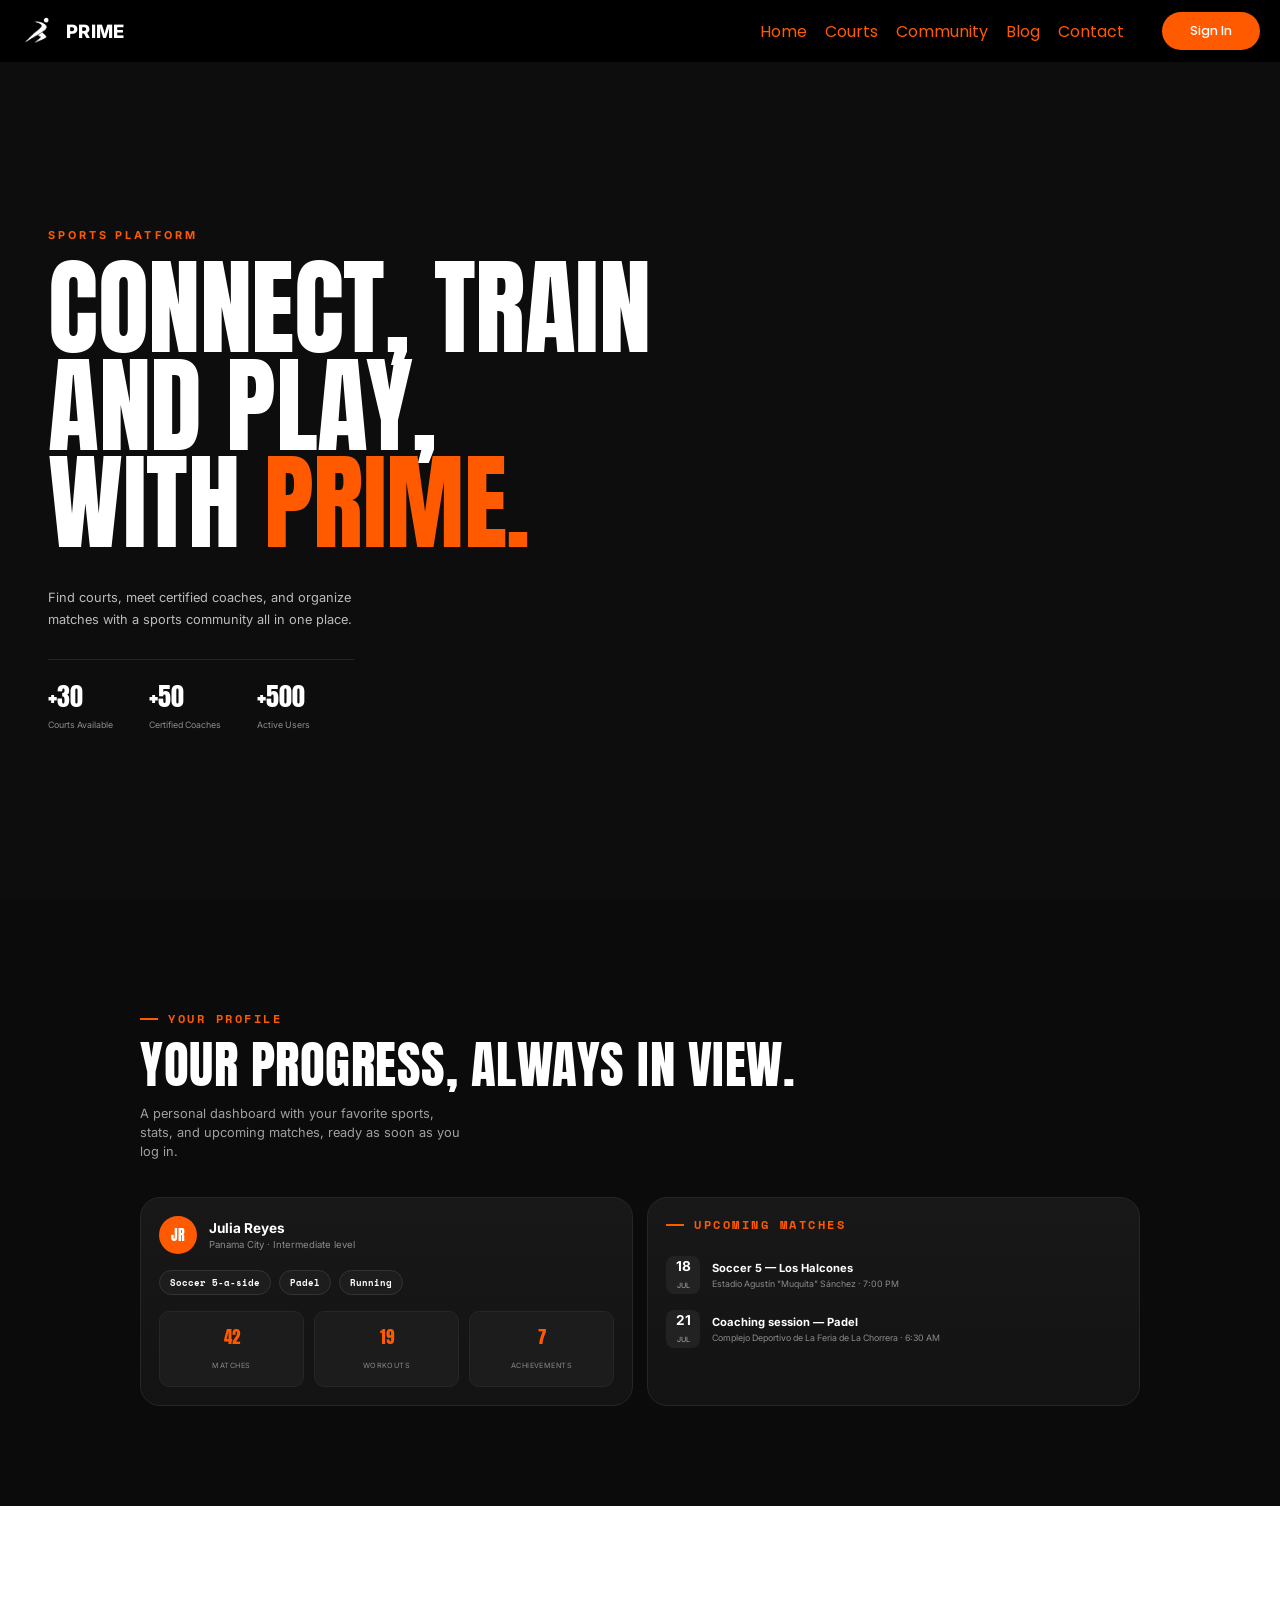
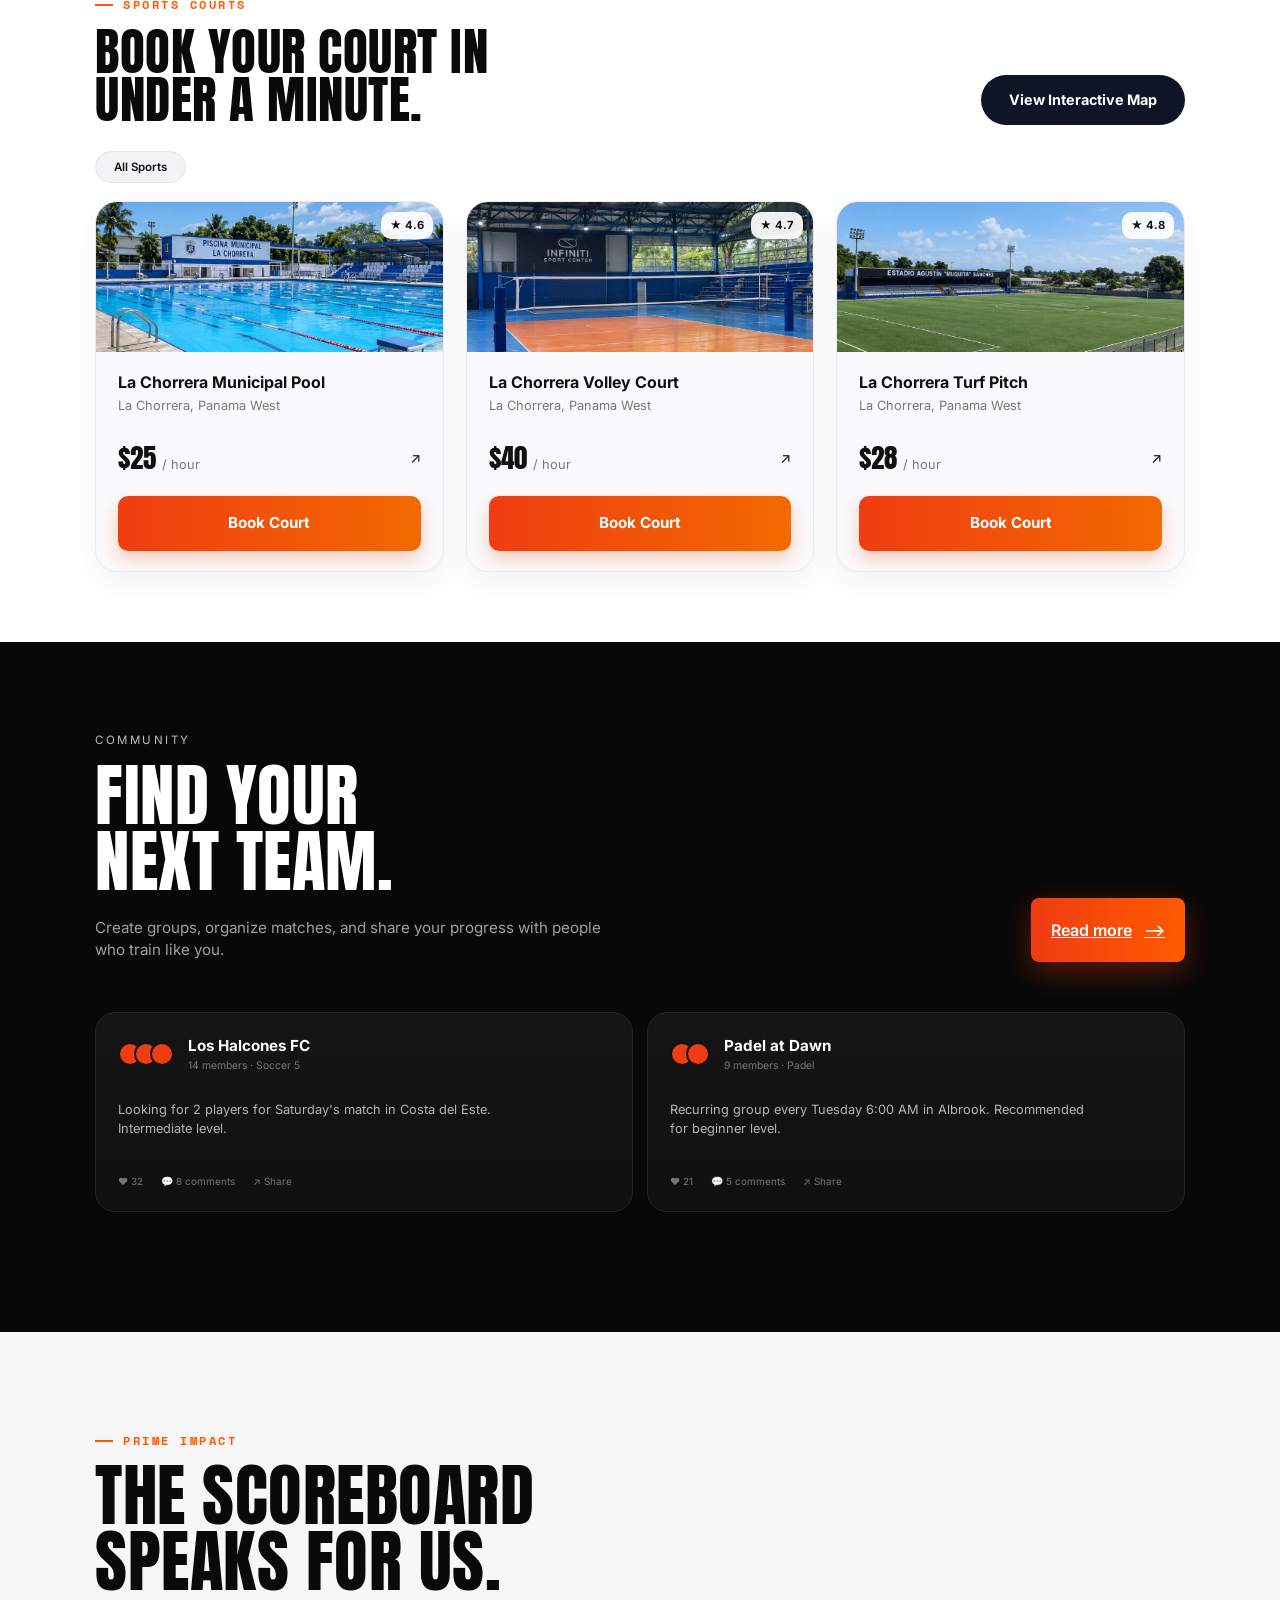
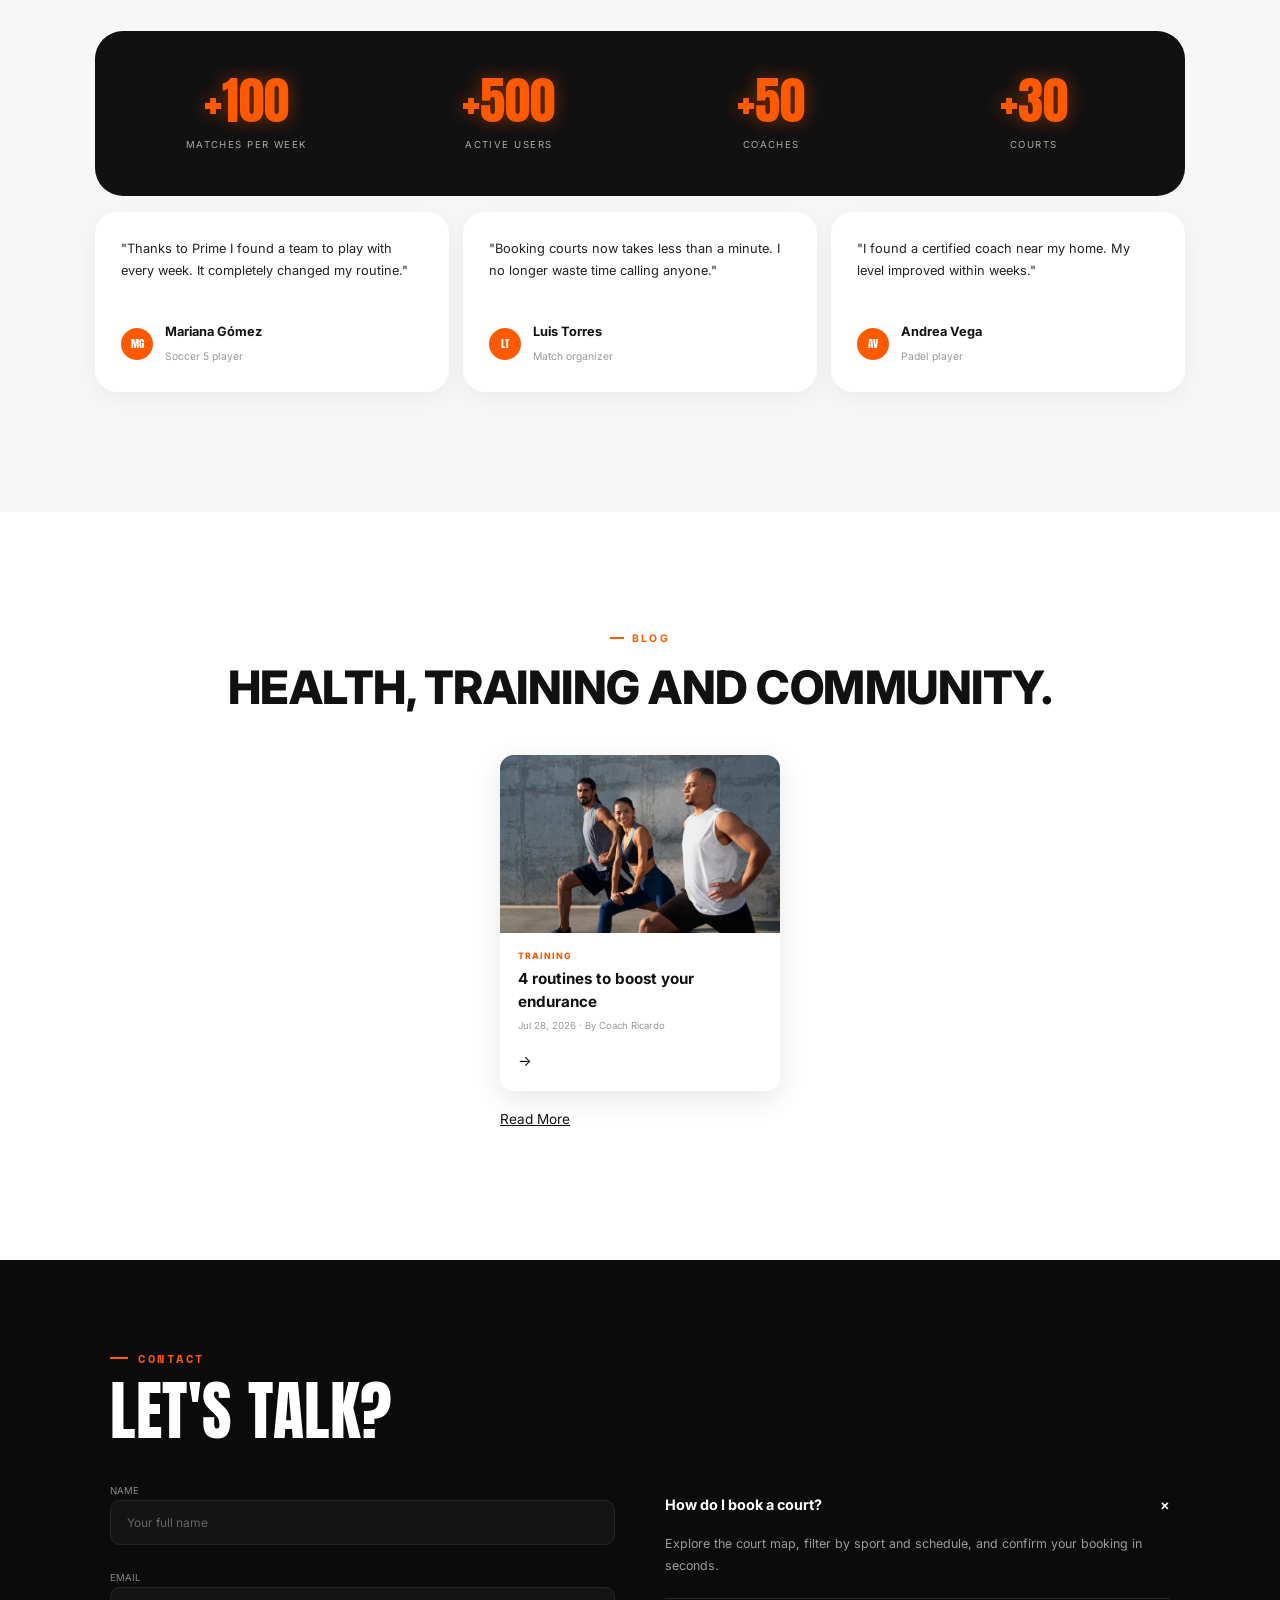
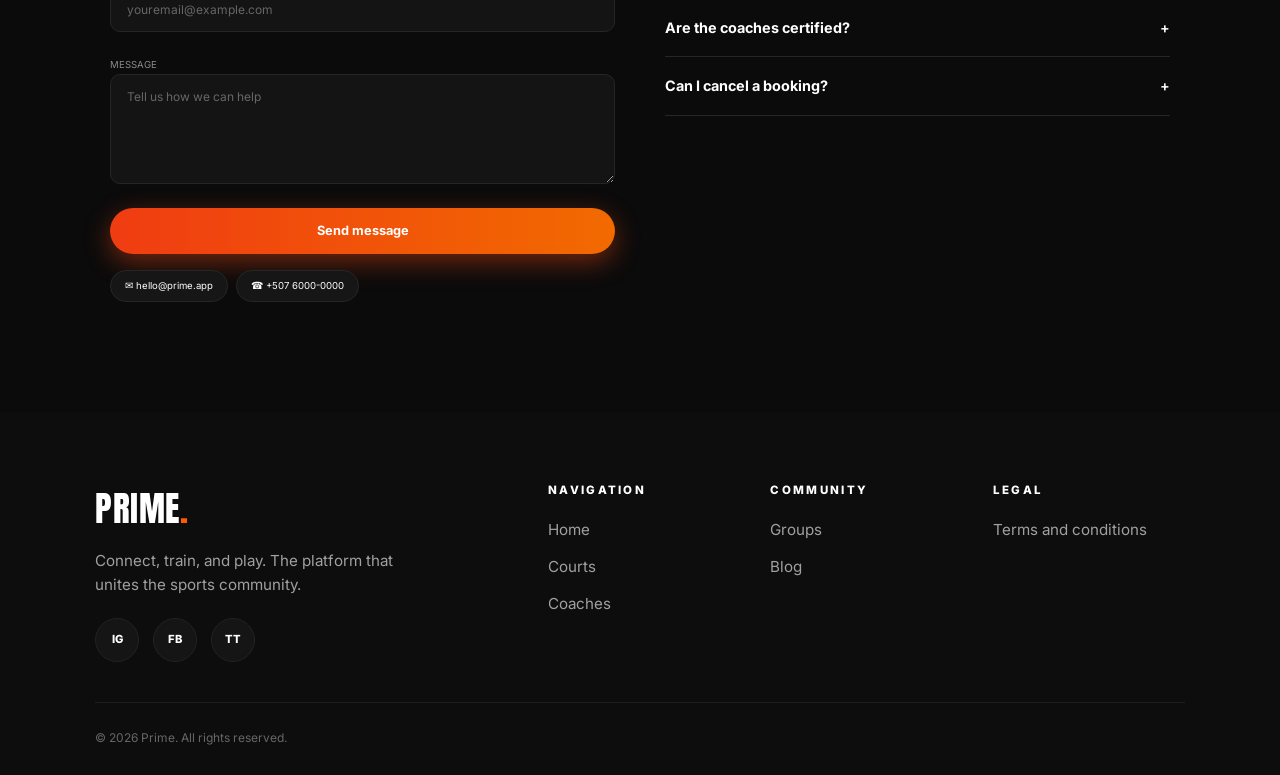
<file: index.html>
<!DOCTYPE html>
<html lang="en">
<head>
  <meta charset="UTF-8">
  <meta name="viewport" content="width=device-width, initial-scale=1.0">
  <title>PRIME | Connect, Train and Play</title>
  <link rel="preconnect" href="https://fonts.googleapis.com">
  <link rel="preconnect" href="https://fonts.gstatic.com" crossorigin>
  <link href="https://fonts.googleapis.com/css2?family=Anton&family=Inter:wght@400;500;600;700;800&family=Poppins:wght@400;500;600&family=Space+Mono:wght@400;700&display=swap" rel="stylesheet">
  <link rel="stylesheet" href="styles.css">
</head>
<body>

  <!-- ===================== NAVBAR ===================== -->
  <header class="navbar">
    <a href="#home" class="brand">
      <img src="logo.jpg" alt="" class="brand-icon">
      <span>PRIME</span>
    </a>
    <nav class="nav-menu">
      <a href="#home">Home</a>
      <a href="#courts">Courts</a>
      <a href="#community">Community</a>
      <a href="#blog">Blog</a>
      <a href="#contact">Contact</a>
    </nav>
    <a href="signin.html" class="btn-pill">Sign In</a>
  </header>

  <main>

    <!-- ===================== HERO ===================== -->
    <section class="hero" id="home">
      <div class="hero-inner">
        <p class="eyebrow">SPORTS PLATFORM</p>
        <h1 class="hero-title">
          CONNECT, TRAIN<br>
          AND PLAY,<br>
          WITH <span class="accent">PRIME.</span>
        </h1>
        <p class="hero-text">Find courts, meet certified coaches, and organize matches with a sports community all in one place.</p>

        <ul class="hero-stats">
          <li><strong>+30</strong><span>Courts Available</span></li>
          <li><strong>+50</strong><span>Certified Coaches</span></li>
          <li><strong>+500</strong><span>Active Users</span></li>
        </ul>
      </div>
    </section>

    <!-- ===================== YOUR PROFILE ===================== -->
    <section class="profile" id="profile">
      <div class="container">
        <p class="kicker mono"><span class="dash"></span>YOUR PROFILE</p>
        <h2 class="title title-light">YOUR PROGRESS, ALWAYS IN VIEW.</h2>
        <p class="lead lead-light">A personal dashboard with your favorite sports, stats, and upcoming matches, ready as soon as you log in.</p>

        <div class="profile-grid">

          <!-- Tarjeta de perfil -->
          <article class="card-dark profile-card">
            <div class="profile-head">
              <div class="avatar">JR</div>
              <div>
                <h3>Julia Reyes</h3>
                <p>Panama City · Intermediate level</p>
              </div>
            </div>
            <ul class="chips">
              <li>Soccer 5-a-side</li>
              <li>Padel</li>
              <li>Running</li>
            </ul>
            <ul class="stat-boxes">
              <li><strong>42</strong><span>MATCHES</span></li>
              <li><strong>19</strong><span>WORKOUTS</span></li>
              <li><strong>7</strong><span>ACHIEVEMENTS</span></li>
            </ul>
          </article>

          <!-- Próximos partidos -->
          <article class="card-dark matches-card">
            <p class="kicker mono small"><span class="dash"></span>UPCOMING MATCHES</p>
            <ul class="match-list">
              <li>
                <div class="date-box"><strong>18</strong><span>JUL</span></div>
                <div>
                  <h4>Soccer 5 — Los Halcones</h4>
                  <p>Estadio Agustín "Muquita" Sánchez · 7:00 PM</p>
                </div>
              </li>
              <li>
                <div class="date-box"><strong>21</strong><span>JUL</span></div>
                <div>
                  <h4>Coaching session — Padel</h4>
                  <p>Complejo Deportivo de La Feria de La Chorrera · 6:30 AM</p>
                </div>
              </li>
            </ul>
          </article>

        </div>
      </div>
    </section>

    <!-- ===================== COURTS + SIGN IN (zona clara) ===================== -->
    <div class="light-zone">

      <section class="courts" id="courts">
        <div class="container">
          <div class="section-top">
            <div>
              <p class="kicker mono"><span class="dash"></span>SPORTS COURTS</p>
              <h2 class="title title-dark">BOOK YOUR COURT IN<br>UNDER A MINUTE.</h2>
            </div>
            <a href="map.html" class="btn-navy">View Interactive Map</a>
          </div>

          <div class="filters">
            <button type="button" class="filter active">All Sports</button>
          </div>

          <div class="court-grid">

            <article class="court-card">
              <div class="court-photo">
                <img src="pool.jpg" alt="La Chorrera Municipal Pool">
                <span class="rating">★ 4.6</span>
              </div>
              <div class="court-body">
                <h3>La Chorrera Municipal Pool</h3>
                <p class="place">La Chorrera, Panama West</p>
                <div class="price-row">
                  <p class="price">$25 <small>/ hour</small></p>
                  <span class="arrow">↗</span>
                </div>
                <a href="signin.html" class="btn-orange">Book Court</a>
              </div>
            </article>

            <article class="court-card">
              <div class="court-photo">
                <img src="volley.jpg" alt="La Chorrera Volley Court">
                <span class="rating">★ 4.7</span>
              </div>
              <div class="court-body">
                <h3>La Chorrera Volley Court</h3>
                <p class="place">La Chorrera, Panama West</p>
                <div class="price-row">
                  <p class="price">$40 <small>/ hour</small></p>
                  <span class="arrow">↗</span>
                </div>
                <a href="signin.html" class="btn-orange">Book Court</a>
              </div>
            </article>

            <article class="court-card">
              <div class="court-photo">
                <img src="soccer.jpg" alt="La Chorrera Turf Pitch">
                <span class="rating">★ 4.8</span>
              </div>
              <div class="court-body">
                <h3>La Chorrera Turf Pitch</h3>
                <p class="place">La Chorrera, Panama West</p>
                <div class="price-row">
                  <p class="price">$28 <small>/ hour</small></p>
                  <span class="arrow">↗</span>
                </div>
                <a href="signin.html" class="btn-orange">Book Court</a>
              </div>
            </article>

          </div>
        </div>
      </section>

    </div>

    <!-- ===================== COMMUNITY ===================== -->
    <section class="community" id="community">
      <div class="container">
        <p class="kicker-plain">COMMUNITY</p>
        <div class="section-top">
          <div>
            <h2 class="title title-light">FIND YOUR<br>NEXT TEAM.</h2>
            <p class="lead lead-light">Create groups, organize matches, and share your progress with people who train like you.</p>
          </div>
          <a href="community.html" class="btn-readmore">Read more <span>⟶</span></a>
        </div>

        <div class="group-grid">
          <article class="group-card">
            <div class="group-head">
              <div class="dots"><i></i><i></i><i></i></div>
              <div>
                <h3>Los Halcones FC</h3>
                <p class="meta">14 members · Soccer 5</p>
              </div>
            </div>
            <p class="group-text">Looking for 2 players for Saturday's match in Costa del Este. Intermediate level.</p>
            <div class="group-actions">
              <span>♥ 32</span><span>💬 8 comments</span><span>↗ Share</span>
            </div>
          </article>

          <article class="group-card">
            <div class="group-head">
              <div class="dots"><i></i><i></i></div>
              <div>
                <h3>Padel at Dawn</h3>
                <p class="meta">9 members · Padel</p>
              </div>
            </div>
            <p class="group-text">Recurring group every Tuesday 6:00 AM in Albrook. Recommended for beginner level.</p>
            <div class="group-actions">
              <span>♥ 21</span><span>💬 5 comments</span><span>↗ Share</span>
            </div>
          </article>
        </div>
      </div>
    </section>

    <!-- ===================== PRIME IMPACT ===================== -->
    <section class="impact" id="impact">
      <div class="container">
        <p class="kicker mono"><span class="dash"></span>PRIME IMPACT</p>
        <h2 class="title title-dark">THE SCOREBOARD<br>SPEAKS FOR US.</h2>

        <ul class="scoreboard">
          <li><strong>+100</strong><span>MATCHES PER WEEK</span></li>
          <li><strong>+500</strong><span>ACTIVE USERS</span></li>
          <li><strong>+50</strong><span>COACHES</span></li>
          <li><strong>+30</strong><span>COURTS</span></li>
        </ul>

        <div class="testimonials">
          <blockquote class="testimonial">
            <p>"Thanks to Prime I found a team to play with every week. It completely changed my routine."</p>
            <footer><div class="avatar sm">MG</div><div><b>Mariana Gómez</b><small>Soccer 5 player</small></div></footer>
          </blockquote>
          <blockquote class="testimonial">
            <p>"Booking courts now takes less than a minute. I no longer waste time calling anyone."</p>
            <footer><div class="avatar sm">LT</div><div><b>Luis Torres</b><small>Match organizer</small></div></footer>
          </blockquote>
          <blockquote class="testimonial">
            <p>"I found a certified coach near my home. My level improved within weeks."</p>
            <footer><div class="avatar sm">AV</div><div><b>Andrea Vega</b><small>Padel player</small></div></footer>
          </blockquote>
        </div>
      </div>
    </section>

    <!-- ===================== BLOG ===================== -->
    <section class="blog" id="blog">
      <div class="container blog-inner">
        <p class="kicker-center"><span class="dash"></span>BLOG</p>
        <h2 class="blog-title">HEALTH, TRAINING AND COMMUNITY.</h2>

        <article class="post-card">
          <img src="People.jpg" alt="Three athletes doing lunges outdoors">
          <div class="post-body">
            <p class="tag">TRAINING</p>
            <h3>4 routines to boost your endurance</h3>
            <p class="post-meta">Jul 28, 2026 · By Coach Ricardo</p>
            <span class="post-arrow">→</span>
          </div>
        </article>
        <a href="training.html" class="readmore-link">Read More</a>
      </div>
    </section>

    <!-- ===================== CONTACT ===================== -->
    <section class="contact" id="contact">
      <div class="container">
        <p class="kicker mono"><span class="dash"></span>CONTACT</p>
        <h2 class="title title-light">LET'S TALK?</h2>

        <div class="contact-grid">
          <form class="contact-form" action="#" method="post">
            <label for="c-name">NAME</label>
            <input type="text" id="c-name" name="name" placeholder="Your full name" required>

            <label for="c-email">EMAIL</label>
            <input type="email" id="c-email" name="email" placeholder="youremail@example.com" required>

            <label for="c-message">MESSAGE</label>
            <textarea id="c-message" name="message" placeholder="Tell us how we can help"></textarea>

            <button type="submit" class="btn-send">Send message</button>

            <div class="contact-pills">
              <a href="mailto:hello@prime.app">✉ hello@prime.app</a>
              <a href="tel:+50760000000">☎ +507 6000-0000</a>
            </div>
          </form>

          <div class="faq faq-dark">
            <details open>
              <summary>How do I book a court?</summary>
              <p>Explore the court map, filter by sport and schedule, and confirm your booking in seconds.</p>
            </details>
            <details>
              <summary>Are the coaches certified?</summary>
              <p>Yes. Every coach on Prime is certified and verified by our team.</p>
            </details>
            <details>
              <summary>Can I cancel a booking?</summary>
              <p>Yes. You can cancel from your account before the scheduled time.</p>
            </details>
          </div>
        </div>
      </div>
    </section>

  </main>

  <!-- ===================== FOOTER ===================== -->
  <footer class="footer footer-dark">
    <div class="container">
      <div class="footer-grid">
        <div class="footer-brand">
          <h2 class="logo-word">PRIME<span>.</span></h2>
          <p>Connect, train, and play. The platform that unites the sports community.</p>
          <div class="socials">
            <a href="#">IG</a><a href="#">FB</a><a href="#">TT</a>
          </div>
        </div>
        <div>
          <h4>NAVIGATION</h4>
          <a href="#home">Home</a>
          <a href="#courts">Courts</a>
          <a href="#">Coaches</a>
        </div>
        <div>
          <h4>COMMUNITY</h4>
          <a href="#community">Groups</a>
          <a href="#blog">Blog</a>
        </div>
        <div>
          <h4>LEGAL</h4>
          <a href="#">Terms and conditions</a>
        </div>
      </div>
      <p class="copyright">© 2026 Prime. All rights reserved.</p>
    </div>
  </footer>

</body>
</html>
</file>
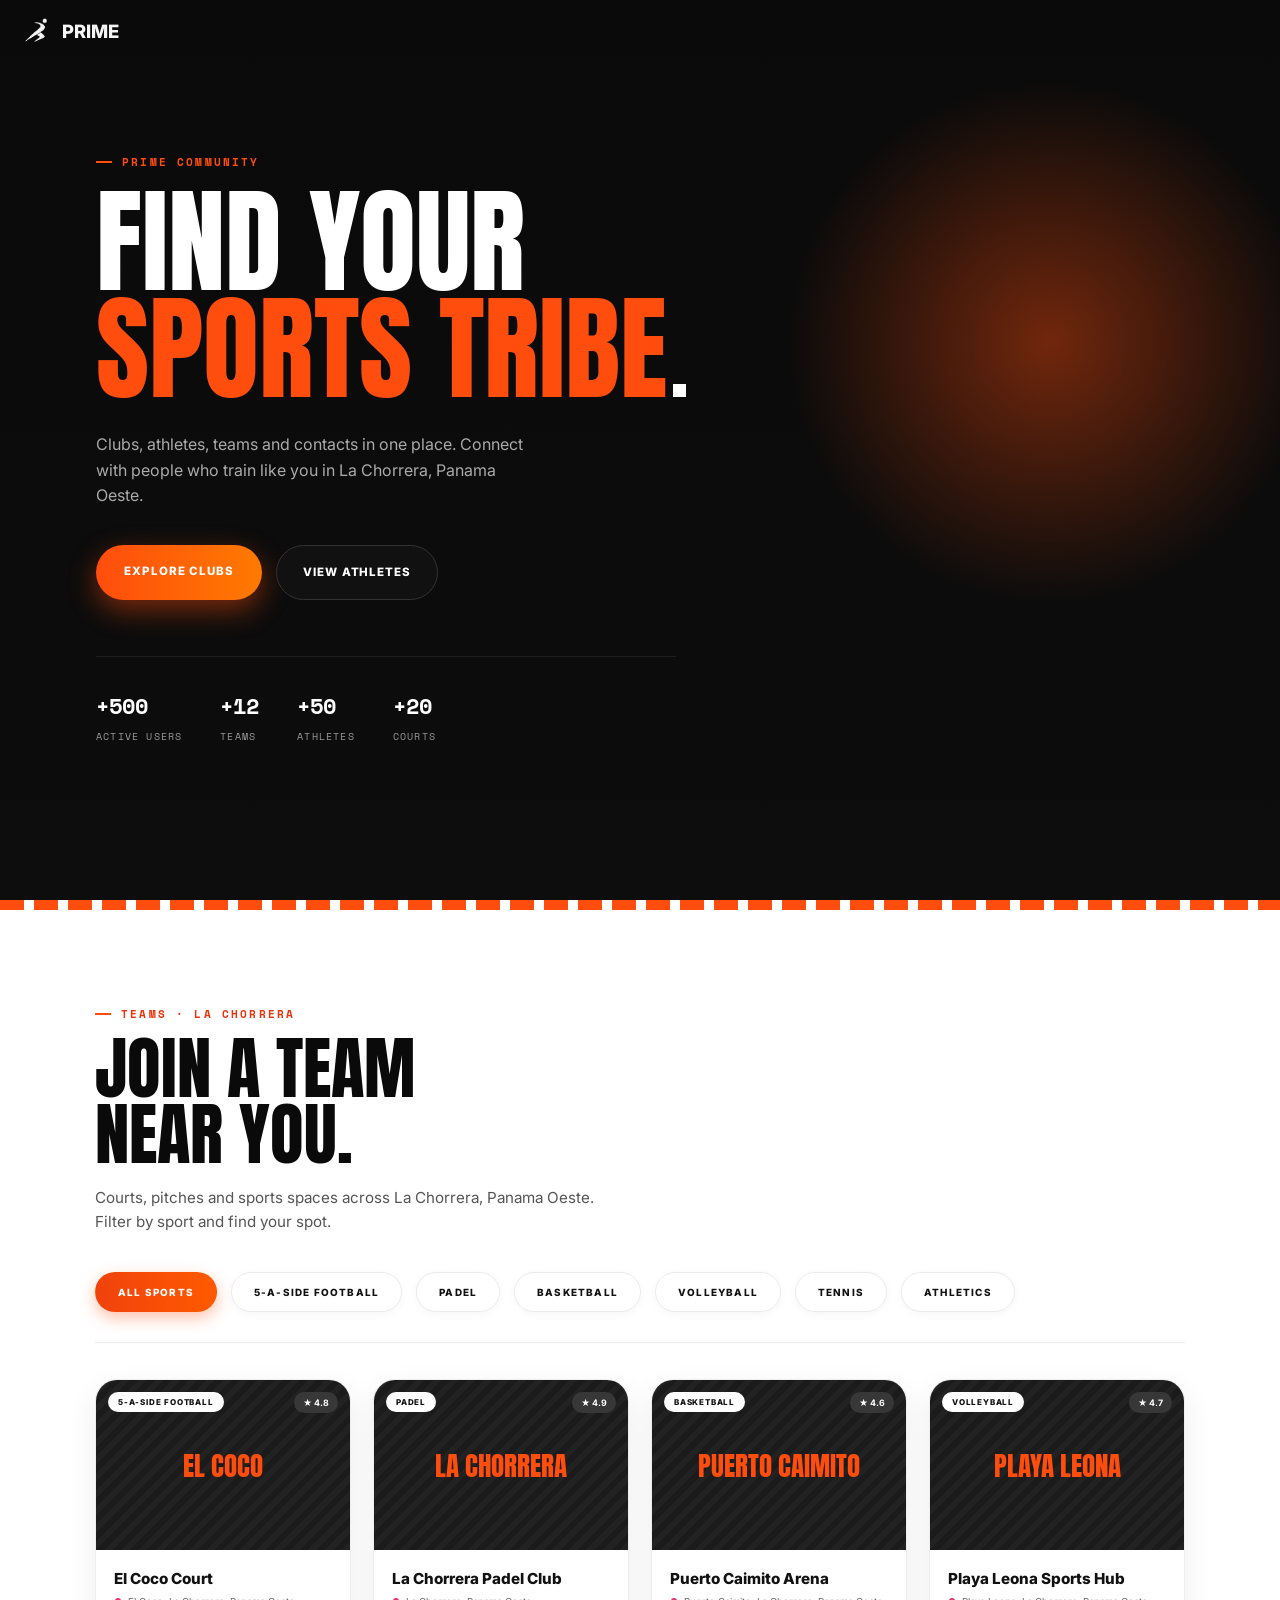
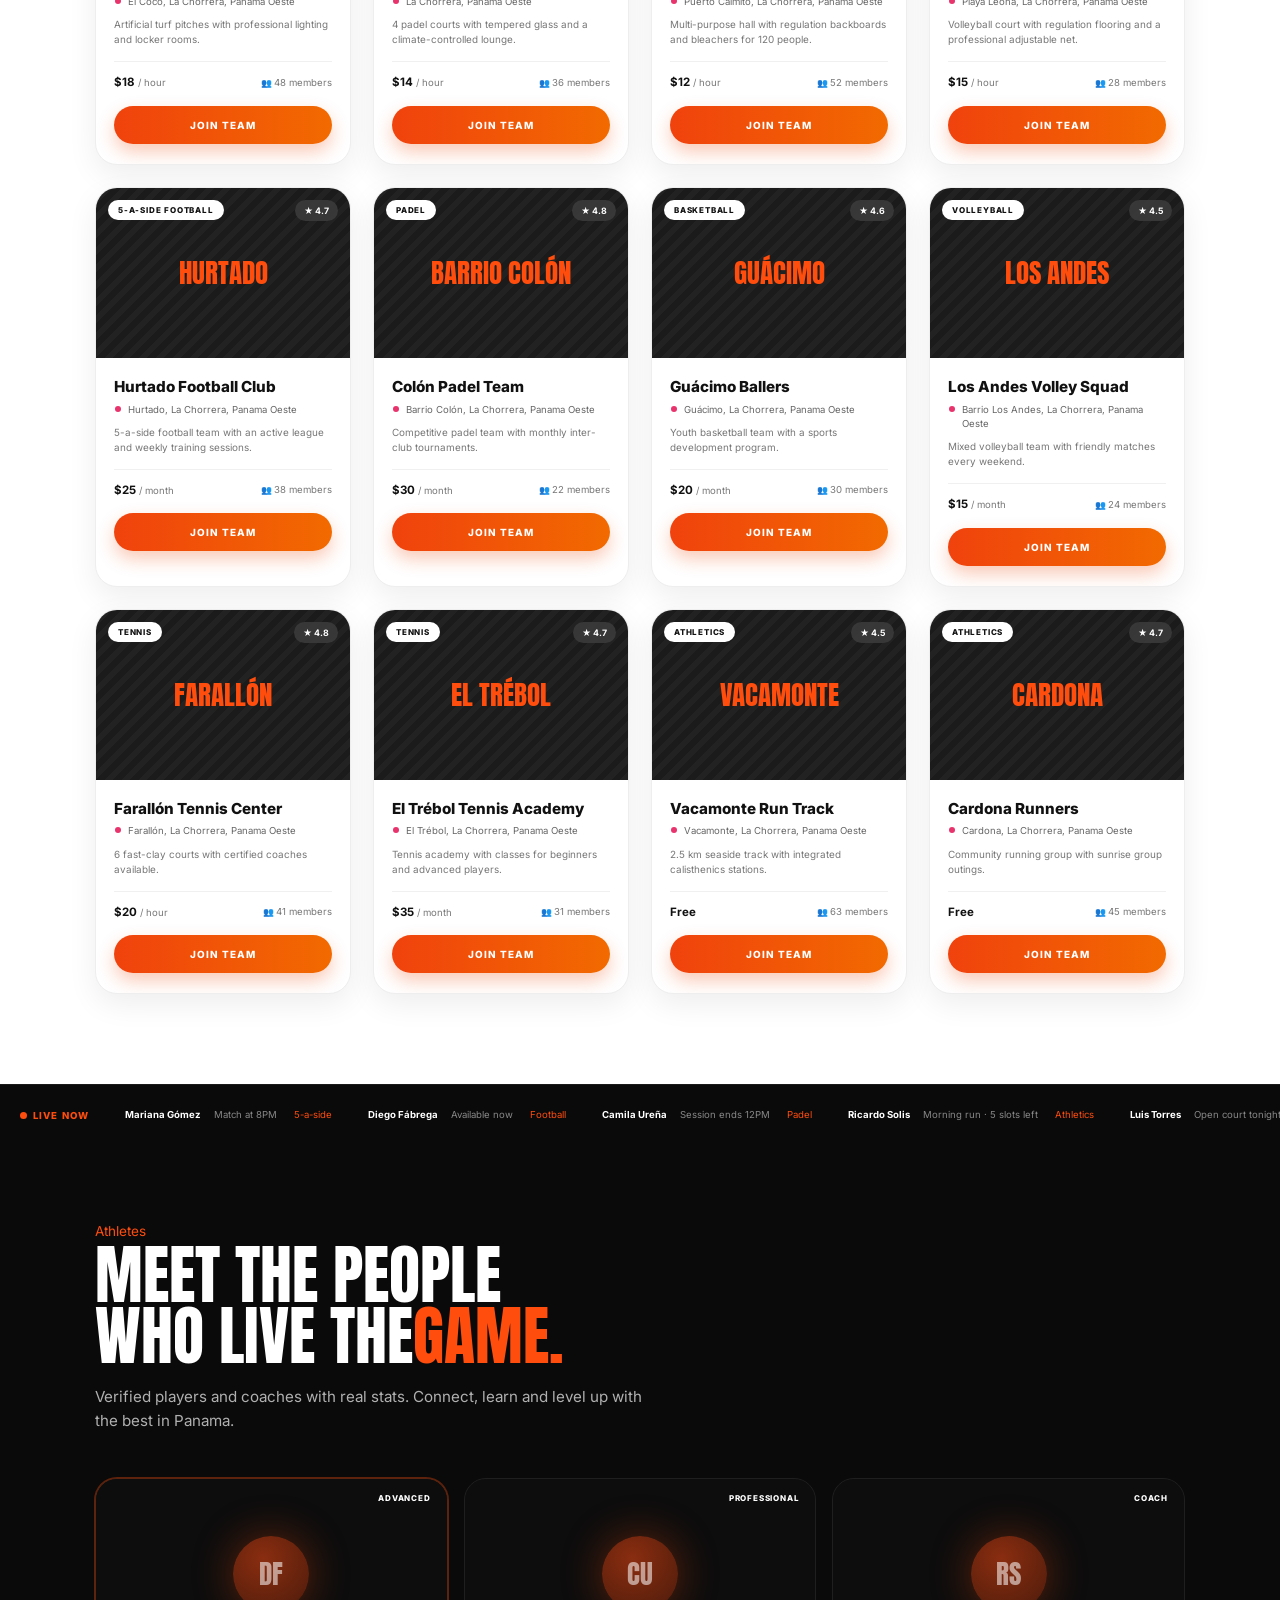
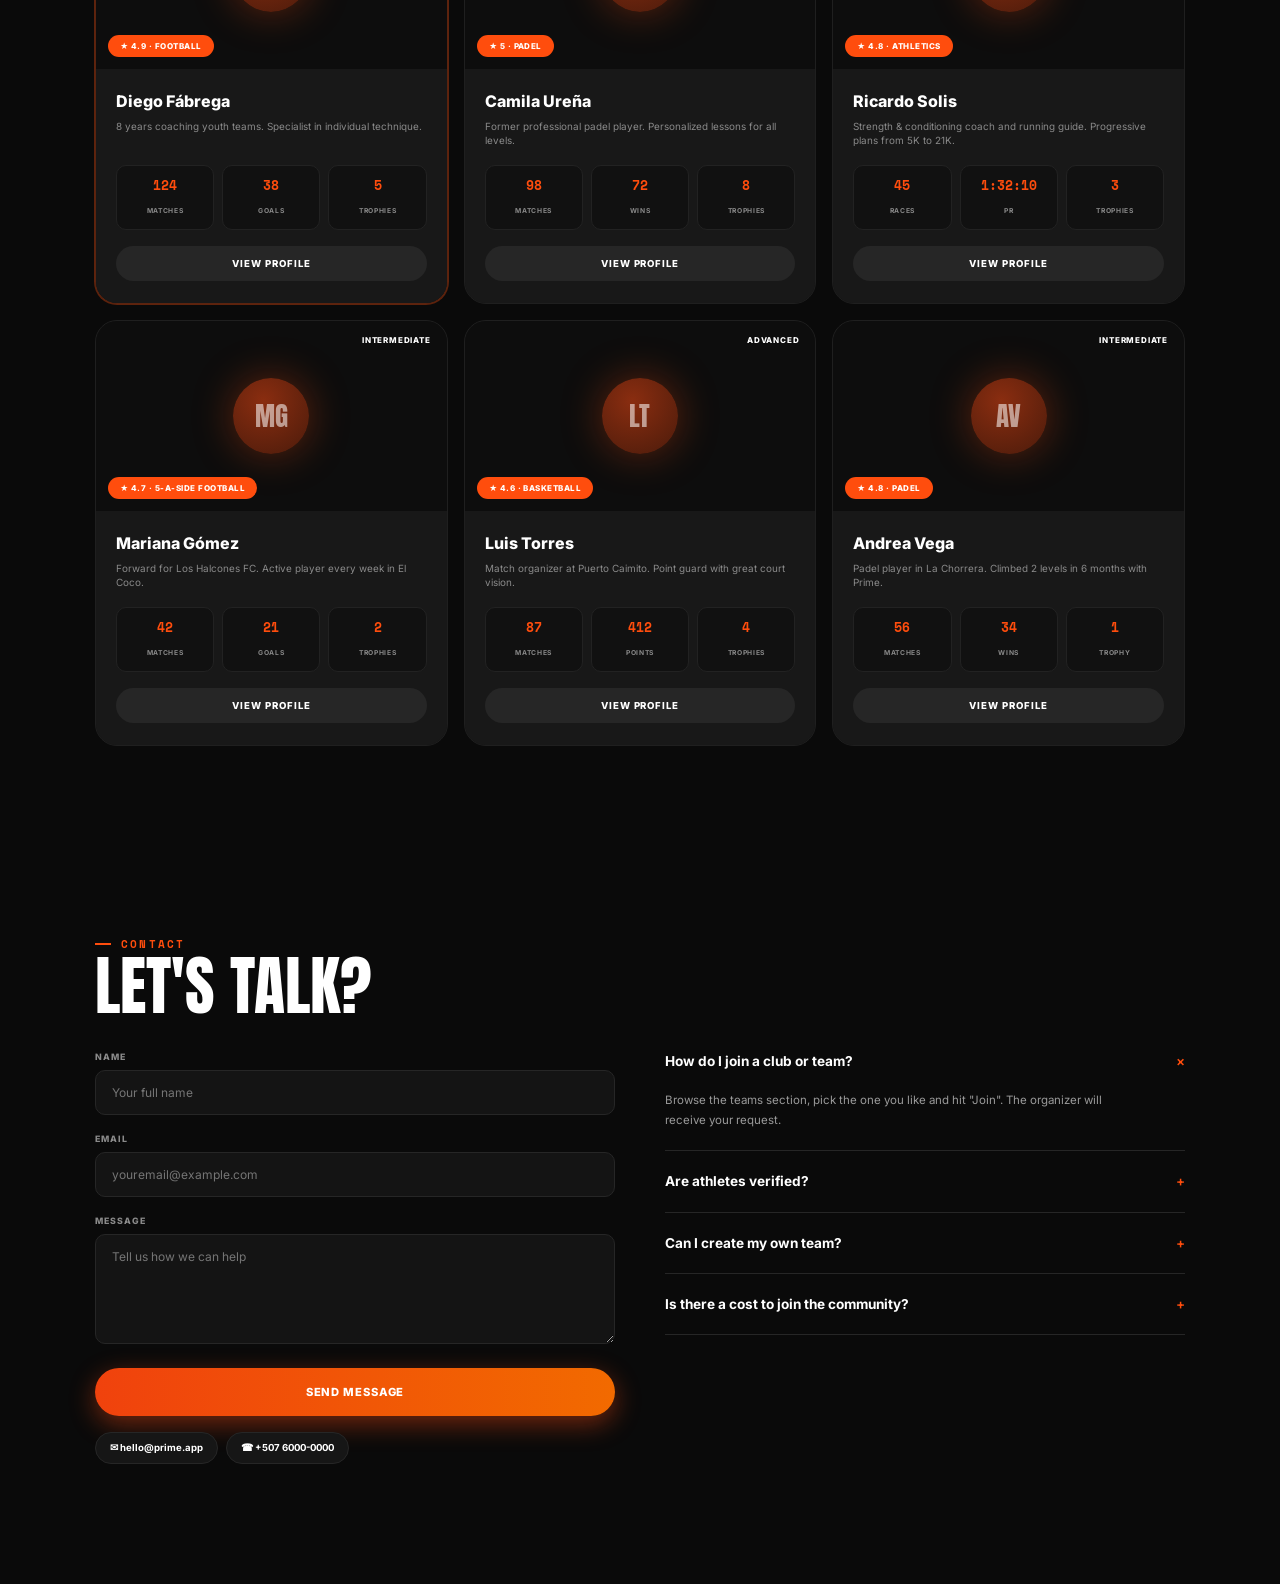
<file: community.html>
<!DOCTYPE html>
<html lang="en">
<head>
  <meta charset="UTF-8">
  <meta name="viewport" content="width=device-width, initial-scale=1.0">
  <title>Community | PRIME</title>
  <link rel="preconnect" href="https://fonts.googleapis.com">
  <link rel="preconnect" href="https://fonts.gstatic.com" crossorigin>
  <link href="https://fonts.googleapis.com/css2?family=Anton&family=Inter:wght@400;500;600;700;800&family=Space+Mono:wght@400;700&display=swap" rel="stylesheet">
  <link rel="stylesheet" href="community.css">
</head>
<body>

  <!-- ===================== HEADER ===================== -->
  <header class="topbar">
    <a href="index.html" class="brand">
      <img src="logo.jpg" alt="" class="brand-icon">
      <span>PRIME</span>
    </a>
  </header>

  <main>

    <!-- ===================== HERO ===================== -->
    <section class="hero" id="top">
      <div class="hero-inner">
        <p class="kicker mono"><span class="dash"></span>PRIME COMMUNITY</p>
        <h1 class="hero-title">
          FIND YOUR<br>
          <span class="accent">SPORTS TRIBE</span><i class="square"></i>
        </h1>
        <p class="hero-text">Clubs, athletes, teams and contacts in one place. Connect with people who train like you in La Chorrera, Panama Oeste.</p>

        <div class="hero-actions">
          <a href="#teams" class="btn-orange-pill">EXPLORE CLUBS</a>
          <a href="#athletes" class="btn-outline-pill">VIEW ATHLETES</a>
        </div>

        <ul class="hero-stats">
          <li><strong>+500</strong><span>ACTIVE USERS</span></li>
          <li><strong>+12</strong><span>TEAMS</span></li>
          <li><strong>+50</strong><span>ATHLETES</span></li>
          <li><strong>+20</strong><span>COURTS</span></li>
        </ul>
      </div>
    </section>

    <!-- Línea punteada naranja -->
    <div class="dash-band" aria-hidden="true"></div>

    <!-- ===================== TEAMS ===================== -->
    <section class="teams" id="teams">
      <div class="wrap">
        <p class="kicker mono red"><span class="dash"></span>TEAMS · LA CHORRERA</p>
        <h2 class="title title-dark">JOIN A TEAM<br>NEAR YOU.</h2>
        <p class="lead">Courts, pitches and sports spaces across La Chorrera, Panama Oeste.<br>Filter by sport and find your spot.</p>

        <!-- Filtros -->
        <div class="filters" id="filters">
          <button type="button" class="filter active" data-filter="all">ALL SPORTS</button>
          <button type="button" class="filter" data-filter="football">5-A-SIDE FOOTBALL</button>
          <button type="button" class="filter" data-filter="padel">PADEL</button>
          <button type="button" class="filter" data-filter="basketball">BASKETBALL</button>
          <button type="button" class="filter" data-filter="volleyball">VOLLEYBALL</button>
          <button type="button" class="filter" data-filter="tennis">TENNIS</button>
          <button type="button" class="filter" data-filter="athletics">ATHLETICS</button>
        </div>

        <!-- Tarjetas de equipos -->
        <div class="team-grid" id="teamGrid">

          <!-- Football -->
          <article class="team-card" data-sport="football">
            <div class="team-cover">
              <span class="sport-tag">5-A-SIDE FOOTBALL</span>
              <span class="rating">★ 4.8</span>
              <h3>EL COCO</h3>
            </div>
            <div class="team-body">
              <h4>El Coco Court</h4>
              <p class="loc">El Coco, La Chorrera, Panama Oeste</p>
              <p class="desc">Artificial turf pitches with professional lighting and locker rooms.</p>
              <div class="team-meta"><span class="price"><b>$18</b> / hour</span><span class="members">48 members</span></div>
              <a href="#" class="btn-join" data-join>JOIN TEAM</a>
            </div>
          </article>

          <article class="team-card" data-sport="padel">
            <div class="team-cover">
              <span class="sport-tag">PADEL</span>
              <span class="rating">★ 4.9</span>
              <h3>LA CHORRERA</h3>
            </div>
            <div class="team-body">
              <h4>La Chorrera Padel Club</h4>
              <p class="loc">La Chorrera, Panama Oeste</p>
              <p class="desc">4 padel courts with tempered glass and a climate-controlled lounge.</p>
              <div class="team-meta"><span class="price"><b>$14</b> / hour</span><span class="members">36 members</span></div>
              <a href="#" class="btn-join" data-join>JOIN TEAM</a>
            </div>
          </article>

          <article class="team-card" data-sport="basketball">
            <div class="team-cover">
              <span class="sport-tag">BASKETBALL</span>
              <span class="rating">★ 4.6</span>
              <h3>PUERTO CAIMITO</h3>
            </div>
            <div class="team-body">
              <h4>Puerto Caimito Arena</h4>
              <p class="loc">Puerto Caimito, La Chorrera, Panama Oeste</p>
              <p class="desc">Multi-purpose hall with regulation backboards and bleachers for 120 people.</p>
              <div class="team-meta"><span class="price"><b>$12</b> / hour</span><span class="members">52 members</span></div>
              <a href="#" class="btn-join" data-join>JOIN TEAM</a>
            </div>
          </article>

          <article class="team-card" data-sport="volleyball">
            <div class="team-cover">
              <span class="sport-tag">VOLLEYBALL</span>
              <span class="rating">★ 4.7</span>
              <h3>PLAYA LEONA</h3>
            </div>
            <div class="team-body">
              <h4>Playa Leona Sports Hub</h4>
              <p class="loc">Playa Leona, La Chorrera, Panama Oeste</p>
              <p class="desc">Volleyball court with regulation flooring and a professional adjustable net.</p>
              <div class="team-meta"><span class="price"><b>$15</b> / hour</span><span class="members">28 members</span></div>
              <a href="#" class="btn-join" data-join>JOIN TEAM</a>
            </div>
          </article>

          <article class="team-card" data-sport="football">
            <div class="team-cover">
              <span class="sport-tag">5-A-SIDE FOOTBALL</span>
              <span class="rating">★ 4.7</span>
              <h3>HURTADO</h3>
            </div>
            <div class="team-body">
              <h4>Hurtado Football Club</h4>
              <p class="loc">Hurtado, La Chorrera, Panama Oeste</p>
              <p class="desc">5-a-side football team with an active league and weekly training sessions.</p>
              <div class="team-meta"><span class="price"><b>$25</b> / month</span><span class="members">38 members</span></div>
              <a href="#" class="btn-join" data-join>JOIN TEAM</a>
            </div>
          </article>

          <article class="team-card" data-sport="padel">
            <div class="team-cover">
              <span class="sport-tag">PADEL</span>
              <span class="rating">★ 4.8</span>
              <h3>BARRIO COLÓN</h3>
            </div>
            <div class="team-body">
              <h4>Colón Padel Team</h4>
              <p class="loc">Barrio Colón, La Chorrera, Panama Oeste</p>
              <p class="desc">Competitive padel team with monthly inter-club tournaments.</p>
              <div class="team-meta"><span class="price"><b>$30</b> / month</span><span class="members">22 members</span></div>
              <a href="#" class="btn-join" data-join>JOIN TEAM</a>
            </div>
          </article>

          <article class="team-card" data-sport="basketball">
            <div class="team-cover">
              <span class="sport-tag">BASKETBALL</span>
              <span class="rating">★ 4.6</span>
              <h3>GUÁCIMO</h3>
            </div>
            <div class="team-body">
              <h4>Guácimo Ballers</h4>
              <p class="loc">Guácimo, La Chorrera, Panama Oeste</p>
              <p class="desc">Youth basketball team with a sports development program.</p>
              <div class="team-meta"><span class="price"><b>$20</b> / month</span><span class="members">30 members</span></div>
              <a href="#" class="btn-join" data-join>JOIN TEAM</a>
            </div>
          </article>

          <article class="team-card" data-sport="volleyball">
            <div class="team-cover">
              <span class="sport-tag">VOLLEYBALL</span>
              <span class="rating">★ 4.5</span>
              <h3>LOS ANDES</h3>
            </div>
            <div class="team-body">
              <h4>Los Andes Volley Squad</h4>
              <p class="loc">Barrio Los Andes, La Chorrera, Panama Oeste</p>
              <p class="desc">Mixed volleyball team with friendly matches every weekend.</p>
              <div class="team-meta"><span class="price"><b>$15</b> / month</span><span class="members">24 members</span></div>
              <a href="#" class="btn-join" data-join>JOIN TEAM</a>
            </div>
          </article>

          <article class="team-card" data-sport="tennis">
            <div class="team-cover">
              <span class="sport-tag">TENNIS</span>
              <span class="rating">★ 4.8</span>
              <h3>FARALLÓN</h3>
            </div>
            <div class="team-body">
              <h4>Farallón Tennis Center</h4>
              <p class="loc">Farallón, La Chorrera, Panama Oeste</p>
              <p class="desc">6 fast-clay courts with certified coaches available.</p>
              <div class="team-meta"><span class="price"><b>$20</b> / hour</span><span class="members">41 members</span></div>
              <a href="#" class="btn-join" data-join>JOIN TEAM</a>
            </div>
          </article>

          <article class="team-card" data-sport="tennis">
            <div class="team-cover">
              <span class="sport-tag">TENNIS</span>
              <span class="rating">★ 4.7</span>
              <h3>EL TRÉBOL</h3>
            </div>
            <div class="team-body">
              <h4>El Trébol Tennis Academy</h4>
              <p class="loc">El Trébol, La Chorrera, Panama Oeste</p>
              <p class="desc">Tennis academy with classes for beginners and advanced players.</p>
              <div class="team-meta"><span class="price"><b>$35</b> / month</span><span class="members">31 members</span></div>
              <a href="#" class="btn-join" data-join>JOIN TEAM</a>
            </div>
          </article>

          <article class="team-card" data-sport="athletics">
            <div class="team-cover">
              <span class="sport-tag">ATHLETICS</span>
              <span class="rating">★ 4.5</span>
              <h3>VACAMONTE</h3>
            </div>
            <div class="team-body">
              <h4>Vacamonte Run Track</h4>
              <p class="loc">Vacamonte, La Chorrera, Panama Oeste</p>
              <p class="desc">2.5 km seaside track with integrated calisthenics stations.</p>
              <div class="team-meta"><span class="price"><b>Free</b></span><span class="members">63 members</span></div>
              <a href="#" class="btn-join" data-join>JOIN TEAM</a>
            </div>
          </article>

          <article class="team-card" data-sport="athletics">
            <div class="team-cover">
              <span class="sport-tag">ATHLETICS</span>
              <span class="rating">★ 4.7</span>
              <h3>CARDONA</h3>
            </div>
            <div class="team-body">
              <h4>Cardona Runners</h4>
              <p class="loc">Cardona, La Chorrera, Panama Oeste</p>
              <p class="desc">Community running group with sunrise group outings.</p>
              <div class="team-meta"><span class="price"><b>Free</b></span><span class="members">45 members</span></div>
              <a href="#" class="btn-join" data-join>JOIN TEAM</a>
            </div>
          </article>

        </div>
      </div>
    </section>

    <!-- ===================== LIVE TICKER ===================== -->
    <div class="ticker" aria-label="Live activity">
      <div class="ticker-track">
        <span class="live"><i></i>LIVE NOW</span>
        <span class="t-item"><b>Mariana Gómez</b> Match at 8PM <em>5-a-side</em></span>
        <span class="t-item"><b>Diego Fábrega</b> Available now <em>Football</em></span>
        <span class="t-item"><b>Camila Ureña</b> Session ends 12PM <em>Padel</em></span>
        <span class="t-item"><b>Ricardo Solis</b> Morning run · 5 slots left <em>Athletics</em></span>
        <span class="t-item"><b>Luis Torres</b> Open court tonight <em>Basketball</em></span>
        <!-- Repetido para que el desplazamiento sea continuo -->
        <span class="live"><i></i>LIVE NOW</span>
        <span class="t-item"><b>Mariana Gómez</b> Match at 8PM <em>5-a-side</em></span>
        <span class="t-item"><b>Diego Fábrega</b> Available now <em>Football</em></span>
        <span class="t-item"><b>Camila Ureña</b> Session ends 12PM <em>Padel</em></span>
        <span class="t-item"><b>Ricardo Solis</b> Morning run · 5 slots left <em>Athletics</em></span>
        <span class="t-item"><b>Luis Torres</b> Open court tonight <em>Basketball</em></span>
      </div>
    </div>

    <!-- ===================== ATHLETES ===================== -->
    <section class="athletes" id="athletes">
      <div class="wrap">
        <p class="kicker-plain">Athletes</p>
        <h2 class="title title-light">MEET THE PEOPLE<br>WHO LIVE THE<span class="accent">GAME.</span></h2>
        <p class="lead lead-light">Verified players and coaches with real stats. Connect, learn and level up with the best in Panama.</p>

        <div class="athlete-grid">

          <article class="athlete-card featured">
            <div class="athlete-top">
              <span class="level">ADVANCED</span>
              <div class="avatar">DF</div>
              <span class="pill">★ 4.9 · FOOTBALL</span>
            </div>
            <div class="athlete-body">
              <h3>Diego Fábrega</h3>
              <p>8 years coaching youth teams. Specialist in individual technique.</p>
              <ul class="stats3">
                <li><strong>124</strong><span>MATCHES</span></li>
                <li><strong>38</strong><span>GOALS</span></li>
                <li><strong>5</strong><span>TROPHIES</span></li>
              </ul>
              <a href="#" class="btn-profile" data-athlete="df">VIEW PROFILE</a>
            </div>
          </article>

          <article class="athlete-card">
            <div class="athlete-top">
              <span class="level">PROFESSIONAL</span>
              <div class="avatar">CU</div>
              <span class="pill">★ 5 · PADEL</span>
            </div>
            <div class="athlete-body">
              <h3>Camila Ureña</h3>
              <p>Former professional padel player. Personalized lessons for all levels.</p>
              <ul class="stats3">
                <li><strong>98</strong><span>MATCHES</span></li>
                <li><strong>72</strong><span>WINS</span></li>
                <li><strong>8</strong><span>TROPHIES</span></li>
              </ul>
              <a href="#" class="btn-profile" data-athlete="cu">VIEW PROFILE</a>
            </div>
          </article>

          <article class="athlete-card">
            <div class="athlete-top">
              <span class="level">COACH</span>
              <div class="avatar">RS</div>
              <span class="pill">★ 4.8 · ATHLETICS</span>
            </div>
            <div class="athlete-body">
              <h3>Ricardo Solis</h3>
              <p>Strength &amp; conditioning coach and running guide. Progressive plans from 5K to 21K.</p>
              <ul class="stats3">
                <li><strong>45</strong><span>RACES</span></li>
                <li><strong>1:32:10</strong><span>PR</span></li>
                <li><strong>3</strong><span>TROPHIES</span></li>
              </ul>
              <a href="#" class="btn-profile" data-athlete="rs">VIEW PROFILE</a>
            </div>
          </article>

          <article class="athlete-card">
            <div class="athlete-top">
              <span class="level">INTERMEDIATE</span>
              <div class="avatar">MG</div>
              <span class="pill">★ 4.7 · 5-A-SIDE FOOTBALL</span>
            </div>
            <div class="athlete-body">
              <h3>Mariana Gómez</h3>
              <p>Forward for Los Halcones FC. Active player every week in El Coco.</p>
              <ul class="stats3">
                <li><strong>42</strong><span>MATCHES</span></li>
                <li><strong>21</strong><span>GOALS</span></li>
                <li><strong>2</strong><span>TROPHIES</span></li>
              </ul>
              <a href="#" class="btn-profile" data-athlete="mg">VIEW PROFILE</a>
            </div>
          </article>

          <article class="athlete-card">
            <div class="athlete-top">
              <span class="level">ADVANCED</span>
              <div class="avatar">LT</div>
              <span class="pill">★ 4.6 · BASKETBALL</span>
            </div>
            <div class="athlete-body">
              <h3>Luis Torres</h3>
              <p>Match organizer at Puerto Caimito. Point guard with great court vision.</p>
              <ul class="stats3">
                <li><strong>87</strong><span>MATCHES</span></li>
                <li><strong>412</strong><span>POINTS</span></li>
                <li><strong>4</strong><span>TROPHIES</span></li>
              </ul>
              <a href="#" class="btn-profile" data-athlete="lt">VIEW PROFILE</a>
            </div>
          </article>

          <article class="athlete-card">
            <div class="athlete-top">
              <span class="level">INTERMEDIATE</span>
              <div class="avatar">AV</div>
              <span class="pill">★ 4.8 · PADEL</span>
            </div>
            <div class="athlete-body">
              <h3>Andrea Vega</h3>
              <p>Padel player in La Chorrera. Climbed 2 levels in 6 months with Prime.</p>
              <ul class="stats3">
                <li><strong>56</strong><span>MATCHES</span></li>
                <li><strong>34</strong><span>WINS</span></li>
                <li><strong>1</strong><span>TROPHY</span></li>
              </ul>
              <a href="#" class="btn-profile" data-athlete="av">VIEW PROFILE</a>
            </div>
          </article>

        </div>
      </div>
    </section>

    <!-- ===================== CONTACT ===================== -->
    <section class="contact" id="contact">
      <div class="wrap">
        <p class="kicker mono"><span class="dash"></span>CONTACT</p>
        <h2 class="title title-light">LET'S TALK?</h2>

        <div class="contact-grid">
          <form class="contact-form" action="#" method="post">
            <label for="c-name">NAME</label>
            <input type="text" id="c-name" name="name" placeholder="Your full name" required>

            <label for="c-email">EMAIL</label>
            <input type="email" id="c-email" name="email" placeholder="youremail@example.com" required>

            <label for="c-message">MESSAGE</label>
            <textarea id="c-message" name="message" placeholder="Tell us how we can help"></textarea>

            <button type="submit" class="btn-send">SEND MESSAGE</button>

            <div class="contact-pills">
              <a href="mailto:hello@prime.app">✉ hello@prime.app</a>
              <a href="tel:+50760000000">☎ +507 6000-0000</a>
            </div>
          </form>

          <div class="faq">
            <details open>
              <summary>How do I join a club or team?</summary>
              <p>Browse the teams section, pick the one you like and hit "Join". The organizer will receive your request.</p>
            </details>
            <details>
              <summary>Are athletes verified?</summary>
              <p>Yes. Every athlete and coach profile is reviewed and verified by the Prime team.</p>
            </details>
            <details>
              <summary>Can I create my own team?</summary>
              <p>Yes. Sign in, open your profile and create a group. You can invite players and organize matches.</p>
            </details>
            <details>
              <summary>Is there a cost to join the community?</summary>
              <p>Joining the community is free. Some teams and coaches charge their own fees, shown on each card.</p>
            </details>
          </div>
        </div>
      </div>
    </section>

  </main>

  <!-- ===================== MODAL: REGISTRATION ===================== -->
  <div class="overlay" id="joinOverlay" hidden>
    <div class="modal" role="dialog" aria-modal="true" aria-labelledby="joinName">
      <div class="modal-left">
        <span class="sport-tag" id="joinTag"></span>
        <h3 id="joinName"></h3>
        <p class="modal-place" id="joinPlace"></p>
        <p class="modal-meta"><span id="joinRating"></span><span id="joinMembers"></span></p>
      </div>
      <div class="modal-right">
        <button type="button" class="close" data-close aria-label="Close">×</button>
        <p class="kicker mono red">REGISTRATION</p>
        <p class="modal-desc" id="joinDesc"></p>
        <ul class="feature-chips" id="joinFeatures"></ul>

        <form id="joinForm" action="#" method="post">
          <label for="j-name">FULL NAME</label>
          <input type="text" id="j-name" name="name" placeholder="John Doe" required>
          <label for="j-email">EMAIL</label>
          <input type="email" id="j-email" name="email" placeholder="john@email.com" required>
          <label for="j-phone">PHONE</label>
          <input type="tel" id="j-phone" name="phone" placeholder="+507 6000 0000" required>
          <button type="submit" class="btn-claim">CLAIM YOUR SPOT</button>
        </form>
        <p class="join-done" id="joinDone" hidden>You're in! The organizer will contact you shortly.</p>
      </div>
    </div>
  </div>

  <!-- ===================== DRAWER: ATHLETE PROFILE ===================== -->
  <div class="overlay overlay-drawer" id="profileOverlay" hidden>
    <aside class="drawer" role="dialog" aria-modal="true" aria-label="Athlete profile">
      <button type="button" class="close close-light" data-close aria-label="Close">×</button>
      <div class="drawer-scroll" id="drawerContent"></div>
      <div class="drawer-bar">
        <form class="quick-msg" id="quickForm">
          <input type="text" id="quickInput" placeholder="Quick message to Camila...">
          <button type="submit" aria-label="Send">➤</button>
        </form>
        <button type="button" class="btn-secure" id="secureBtn">SECURE SESSION</button>
      </div>
    </aside>
  </div>

  <script src="community.js"></script>
</body>
</html>
</file>
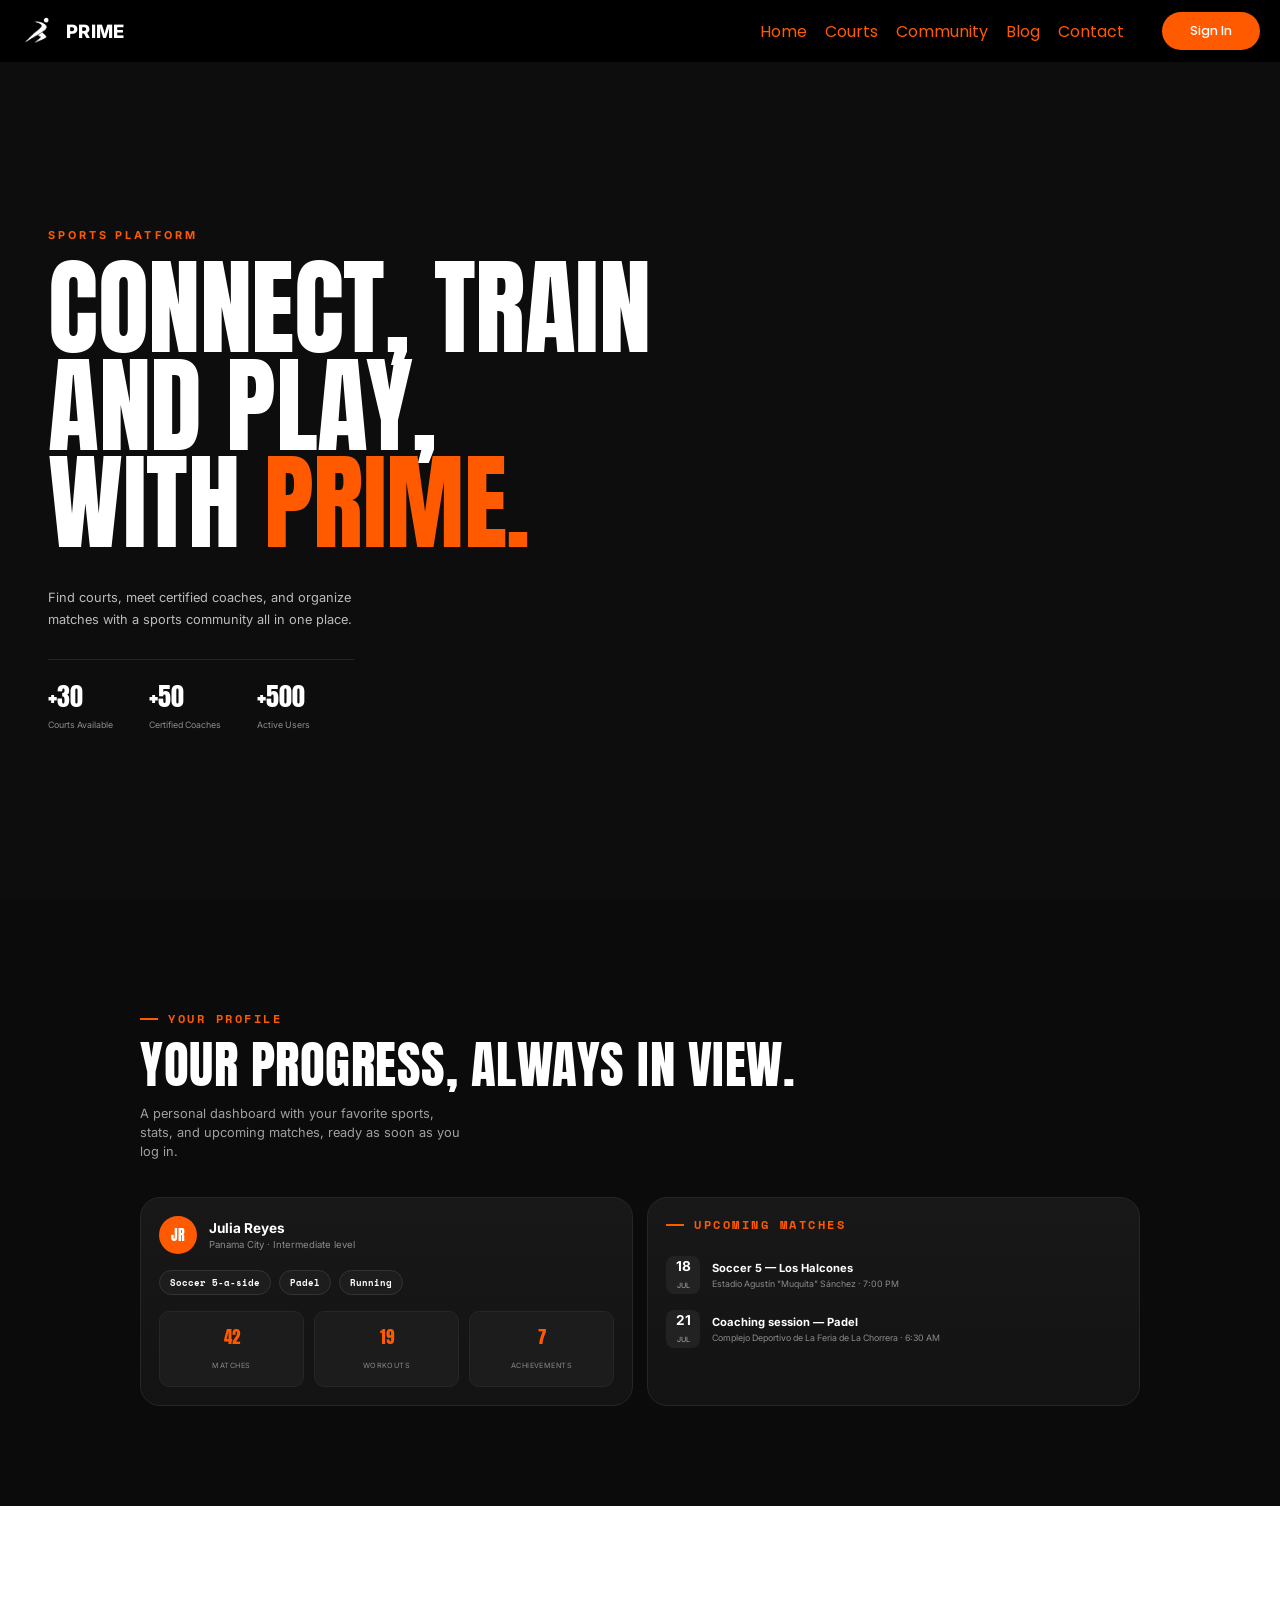
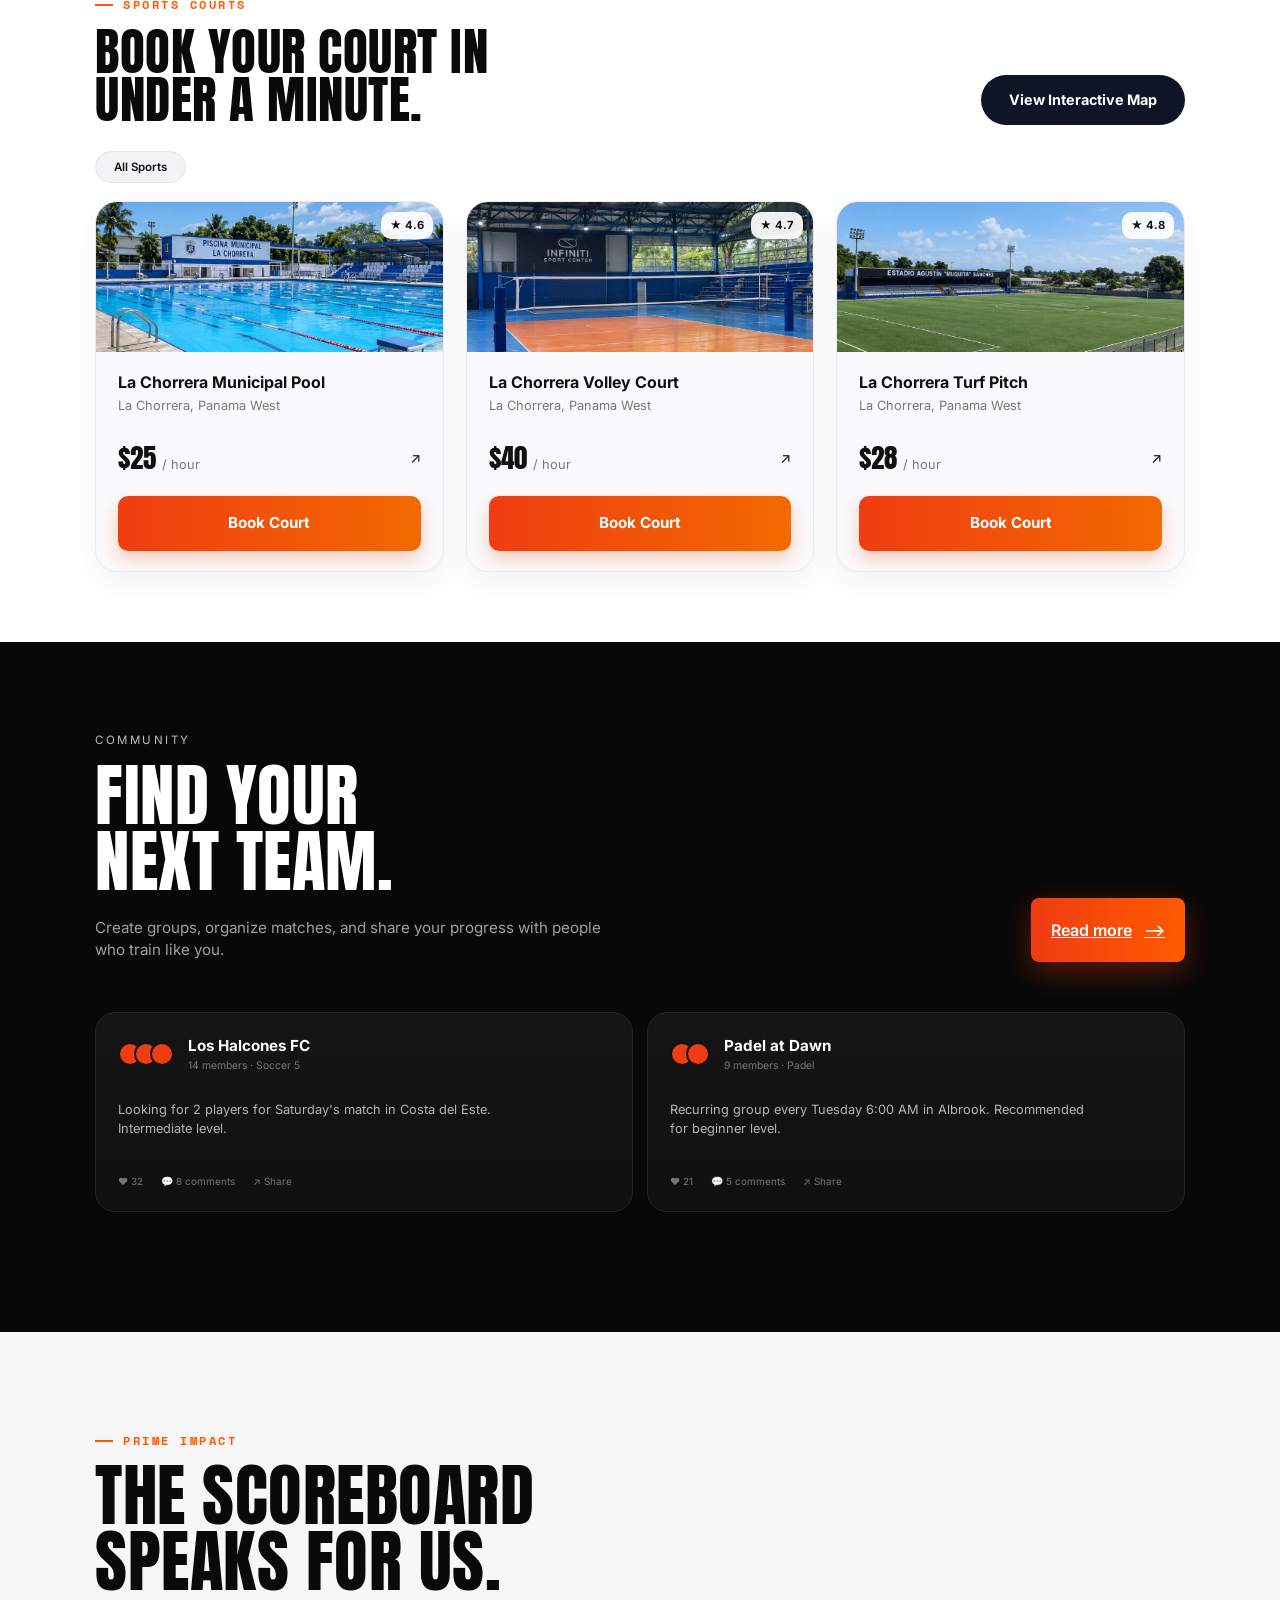
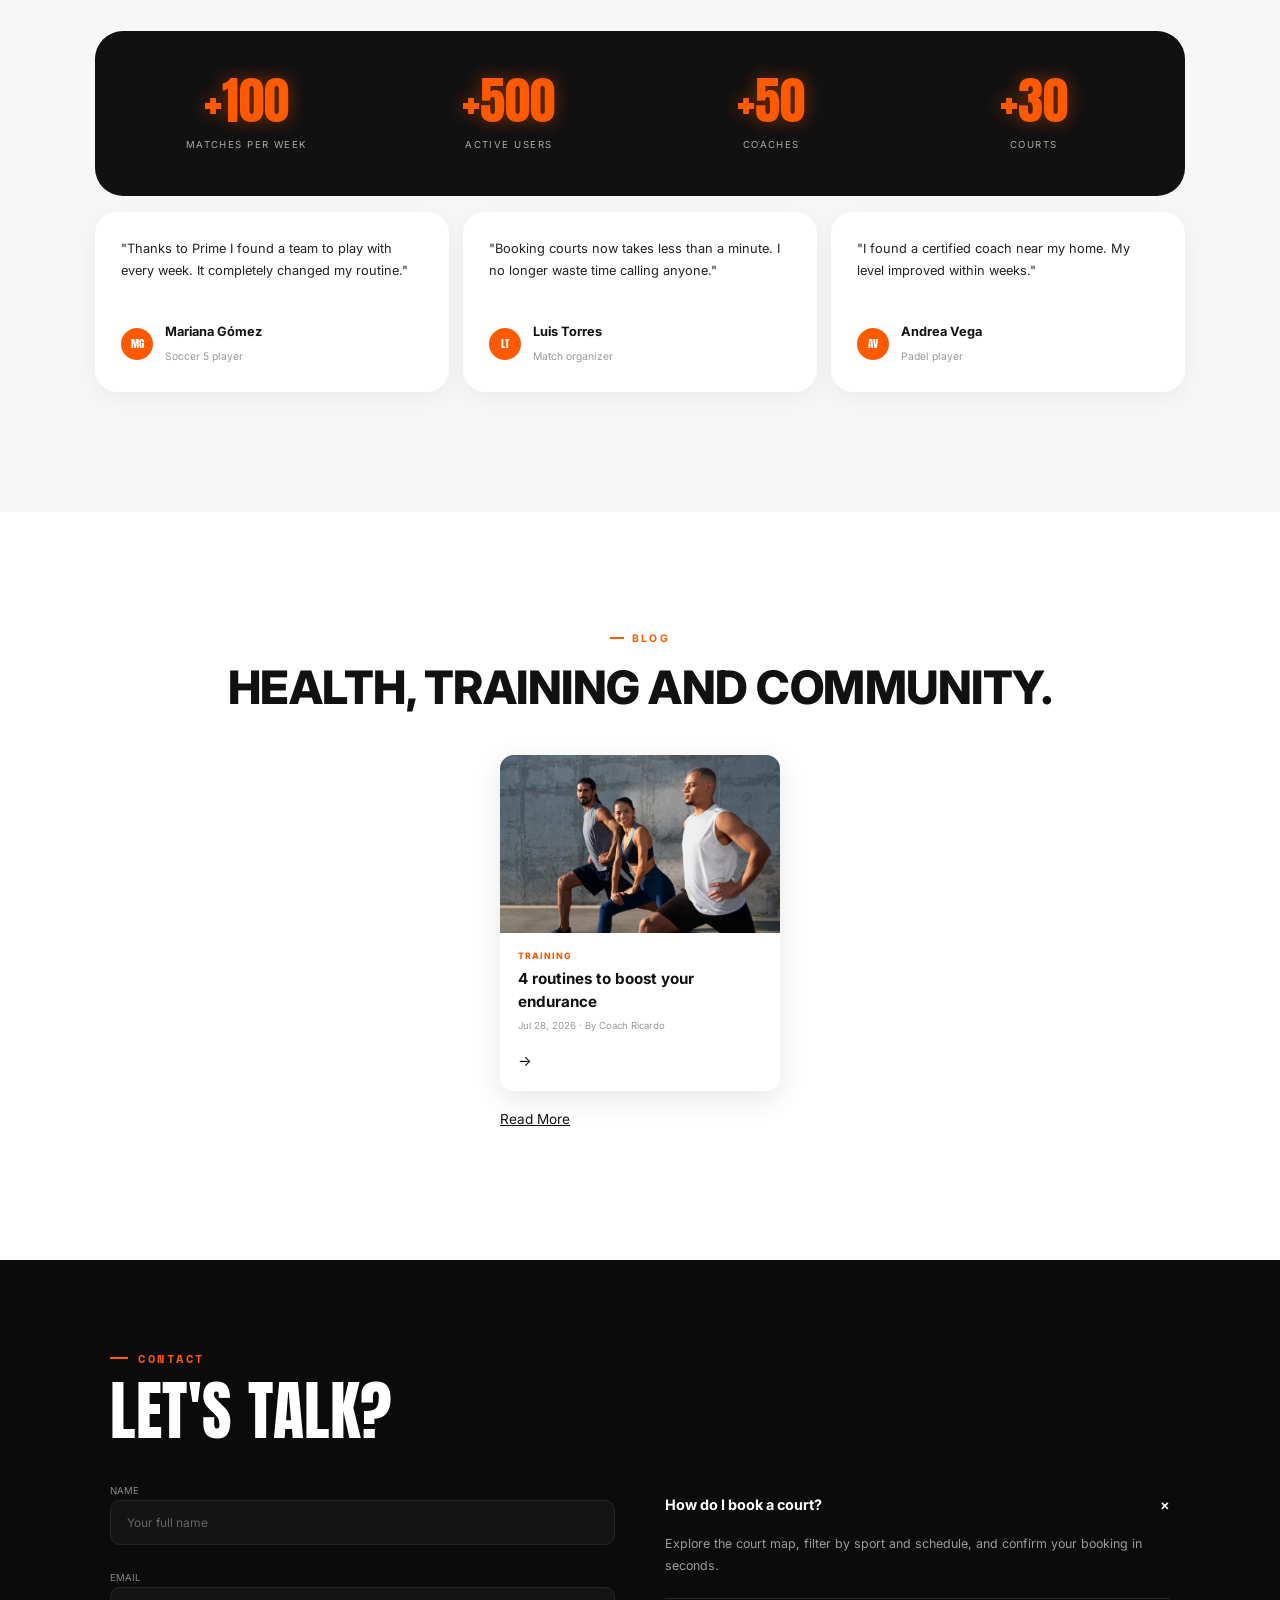
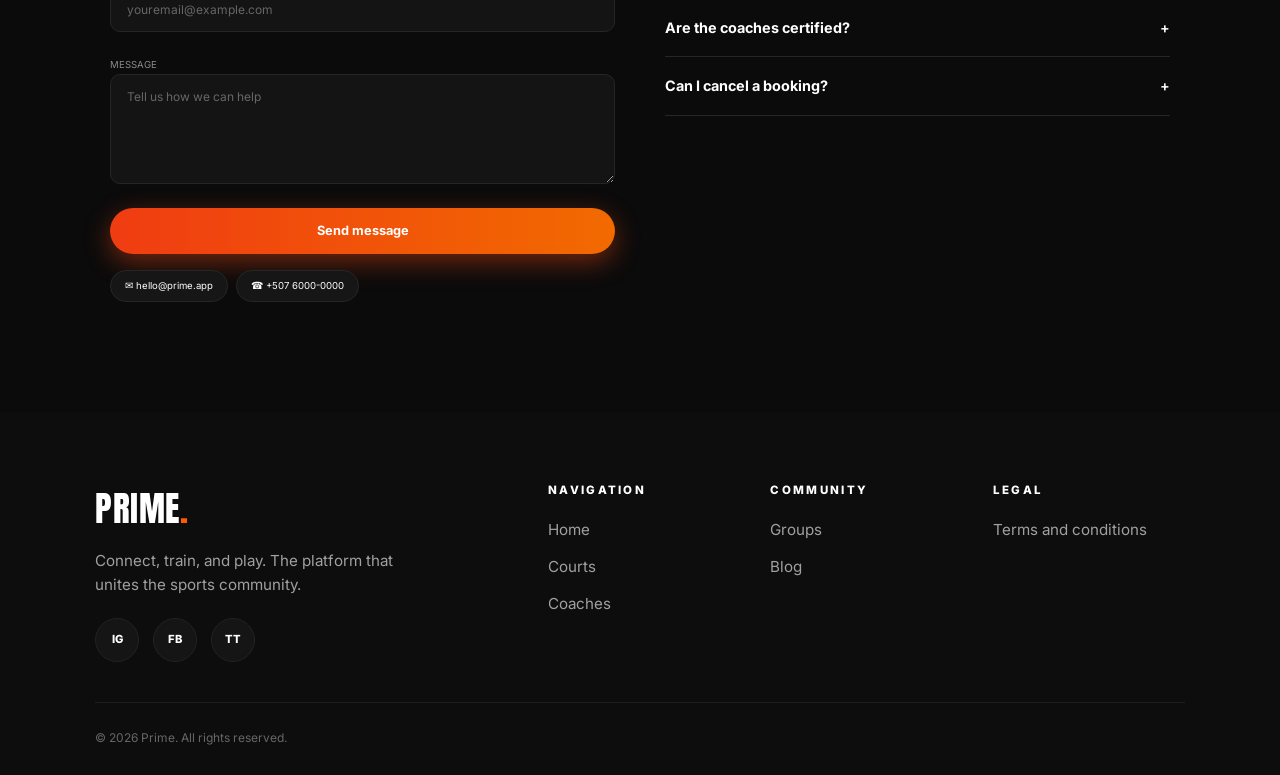
<file: Linking.html>
<!DOCTYPE html>
<html lang="en">
<head>
  <meta charset="UTF-8">
  <meta name="viewport" content="width=device-width, initial-scale=1.0">
  <title>PRIME | Connect, Train and Play</title>
  <link rel="preconnect" href="https://fonts.googleapis.com">
  <link rel="preconnect" href="https://fonts.gstatic.com" crossorigin>
  <link href="https://fonts.googleapis.com/css2?family=Anton&family=Inter:wght@400;500;600;700;800&family=Poppins:wght@400;500;600&family=Space+Mono:wght@400;700&display=swap" rel="stylesheet">
  <link rel="stylesheet" href="styles.css">
</head>
<body>

  <!-- ===================== NAVBAR ===================== -->
  <header class="navbar">
    <a href="#home" class="brand">
      <img src="logo.jpg" alt="" class="brand-icon">
      <span>PRIME</span>
    </a>
    <nav class="nav-menu">
      <a href="#home">Home</a>
      <a href="#courts">Courts</a>
      <a href="#community">Community</a>
      <a href="#blog">Blog</a>
      <a href="#contact">Contact</a>
    </nav>
    <a href="signin.html" class="btn-pill">Sign In</a>
  </header>

  <main>

    <!-- ===================== HERO ===================== -->
    <section class="hero" id="home">
      <div class="hero-inner">
        <p class="eyebrow">SPORTS PLATFORM</p>
        <h1 class="hero-title">
          CONNECT, TRAIN<br>
          AND PLAY,<br>
          WITH <span class="accent">PRIME.</span>
        </h1>
        <p class="hero-text">Find courts, meet certified coaches, and organize matches with a sports community all in one place.</p>

        <ul class="hero-stats">
          <li><strong>+30</strong><span>Courts Available</span></li>
          <li><strong>+50</strong><span>Certified Coaches</span></li>
          <li><strong>+500</strong><span>Active Users</span></li>
        </ul>
      </div>
    </section>

    <!-- ===================== YOUR PROFILE ===================== -->
    <section class="profile" id="profile">
      <div class="container">
        <p class="kicker mono"><span class="dash"></span>YOUR PROFILE</p>
        <h2 class="title title-light">YOUR PROGRESS, ALWAYS IN VIEW.</h2>
        <p class="lead lead-light">A personal dashboard with your favorite sports, stats, and upcoming matches, ready as soon as you log in.</p>

        <div class="profile-grid">

          <!-- Tarjeta de perfil -->
          <article class="card-dark profile-card">
            <div class="profile-head">
              <div class="avatar">JR</div>
              <div>
                <h3>Julia Reyes</h3>
                <p>Panama City · Intermediate level</p>
              </div>
            </div>
            <ul class="chips">
              <li>Soccer 5-a-side</li>
              <li>Padel</li>
              <li>Running</li>
            </ul>
            <ul class="stat-boxes">
              <li><strong>42</strong><span>MATCHES</span></li>
              <li><strong>19</strong><span>WORKOUTS</span></li>
              <li><strong>7</strong><span>ACHIEVEMENTS</span></li>
            </ul>
          </article>

          <!-- Próximos partidos -->
          <article class="card-dark matches-card">
            <p class="kicker mono small"><span class="dash"></span>UPCOMING MATCHES</p>
            <ul class="match-list">
              <li>
                <div class="date-box"><strong>18</strong><span>JUL</span></div>
                <div>
                  <h4>Soccer 5 — Los Halcones</h4>
                  <p>Estadio Agustín "Muquita" Sánchez · 7:00 PM</p>
                </div>
              </li>
              <li>
                <div class="date-box"><strong>21</strong><span>JUL</span></div>
                <div>
                  <h4>Coaching session — Padel</h4>
                  <p>Complejo Deportivo de La Feria de La Chorrera · 6:30 AM</p>
                </div>
              </li>
            </ul>
          </article>

        </div>
      </div>
    </section>

    <!-- ===================== COURTS + SIGN IN (zona clara) ===================== -->
    <div class="light-zone">

      <section class="courts" id="courts">
        <div class="container">
          <div class="section-top">
            <div>
              <p class="kicker mono"><span class="dash"></span>SPORTS COURTS</p>
              <h2 class="title title-dark">BOOK YOUR COURT IN<br>UNDER A MINUTE.</h2>
            </div>
            <a href="map.html" class="btn-navy">View Interactive Map</a>
          </div>

          <div class="filters">
            <button type="button" class="filter active">All Sports</button>
          </div>

          <div class="court-grid">

            <article class="court-card">
              <div class="court-photo">
                <img src="pool.jpg" alt="La Chorrera Municipal Pool">
                <span class="rating">★ 4.6</span>
              </div>
              <div class="court-body">
                <h3>La Chorrera Municipal Pool</h3>
                <p class="place">La Chorrera, Panama West</p>
                <div class="price-row">
                  <p class="price">$25 <small>/ hour</small></p>
                  <span class="arrow">↗</span>
                </div>
                <a href="signin.html" class="btn-orange">Book Court</a>
              </div>
            </article>

            <article class="court-card">
              <div class="court-photo">
                <img src="volley.jpg" alt="La Chorrera Volley Court">
                <span class="rating">★ 4.7</span>
              </div>
              <div class="court-body">
                <h3>La Chorrera Volley Court</h3>
                <p class="place">La Chorrera, Panama West</p>
                <div class="price-row">
                  <p class="price">$40 <small>/ hour</small></p>
                  <span class="arrow">↗</span>
                </div>
                <a href="signin.html" class="btn-orange">Book Court</a>
              </div>
            </article>

            <article class="court-card">
              <div class="court-photo">
                <img src="soccer.jpg" alt="La Chorrera Turf Pitch">
                <span class="rating">★ 4.8</span>
              </div>
              <div class="court-body">
                <h3>La Chorrera Turf Pitch</h3>
                <p class="place">La Chorrera, Panama West</p>
                <div class="price-row">
                  <p class="price">$28 <small>/ hour</small></p>
                  <span class="arrow">↗</span>
                </div>
                <a href="signin.html" class="btn-orange">Book Court</a>
              </div>
            </article>

          </div>
        </div>
      </section>

    </div>

    <!-- ===================== COMMUNITY ===================== -->
    <section class="community" id="community">
      <div class="container">
        <p class="kicker-plain">COMMUNITY</p>
        <div class="section-top">
          <div>
            <h2 class="title title-light">FIND YOUR<br>NEXT TEAM.</h2>
            <p class="lead lead-light">Create groups, organize matches, and share your progress with people who train like you.</p>
          </div>
          <a href="community.html" class="btn-readmore">Read more <span>⟶</span></a>
        </div>

        <div class="group-grid">
          <article class="group-card">
            <div class="group-head">
              <div class="dots"><i></i><i></i><i></i></div>
              <div>
                <h3>Los Halcones FC</h3>
                <p class="meta">14 members · Soccer 5</p>
              </div>
            </div>
            <p class="group-text">Looking for 2 players for Saturday's match in Costa del Este. Intermediate level.</p>
            <div class="group-actions">
              <span>♥ 32</span><span>💬 8 comments</span><span>↗ Share</span>
            </div>
          </article>

          <article class="group-card">
            <div class="group-head">
              <div class="dots"><i></i><i></i></div>
              <div>
                <h3>Padel at Dawn</h3>
                <p class="meta">9 members · Padel</p>
              </div>
            </div>
            <p class="group-text">Recurring group every Tuesday 6:00 AM in Albrook. Recommended for beginner level.</p>
            <div class="group-actions">
              <span>♥ 21</span><span>💬 5 comments</span><span>↗ Share</span>
            </div>
          </article>
        </div>
      </div>
    </section>

    <!-- ===================== PRIME IMPACT ===================== -->
    <section class="impact" id="impact">
      <div class="container">
        <p class="kicker mono"><span class="dash"></span>PRIME IMPACT</p>
        <h2 class="title title-dark">THE SCOREBOARD<br>SPEAKS FOR US.</h2>

        <ul class="scoreboard">
          <li><strong>+100</strong><span>MATCHES PER WEEK</span></li>
          <li><strong>+500</strong><span>ACTIVE USERS</span></li>
          <li><strong>+50</strong><span>COACHES</span></li>
          <li><strong>+30</strong><span>COURTS</span></li>
        </ul>

        <div class="testimonials">
          <blockquote class="testimonial">
            <p>"Thanks to Prime I found a team to play with every week. It completely changed my routine."</p>
            <footer><div class="avatar sm">MG</div><div><b>Mariana Gómez</b><small>Soccer 5 player</small></div></footer>
          </blockquote>
          <blockquote class="testimonial">
            <p>"Booking courts now takes less than a minute. I no longer waste time calling anyone."</p>
            <footer><div class="avatar sm">LT</div><div><b>Luis Torres</b><small>Match organizer</small></div></footer>
          </blockquote>
          <blockquote class="testimonial">
            <p>"I found a certified coach near my home. My level improved within weeks."</p>
            <footer><div class="avatar sm">AV</div><div><b>Andrea Vega</b><small>Padel player</small></div></footer>
          </blockquote>
        </div>
      </div>
    </section>

    <!-- ===================== BLOG ===================== -->
    <section class="blog" id="blog">
      <div class="container blog-inner">
        <p class="kicker-center"><span class="dash"></span>BLOG</p>
        <h2 class="blog-title">HEALTH, TRAINING AND COMMUNITY.</h2>

        <article class="post-card">
          <img src="People.jpg" alt="Three athletes doing lunges outdoors">
          <div class="post-body">
            <p class="tag">TRAINING</p>
            <h3>4 routines to boost your endurance</h3>
            <p class="post-meta">Jul 28, 2026 · By Coach Ricardo</p>
            <span class="post-arrow">→</span>
          </div>
        </article>
        <a href="training.html" class="readmore-link">Read More</a>
      </div>
    </section>

    <!-- ===================== CONTACT ===================== -->
    <section class="contact" id="contact">
      <div class="container">
        <p class="kicker mono"><span class="dash"></span>CONTACT</p>
        <h2 class="title title-light">LET'S TALK?</h2>

        <div class="contact-grid">
          <form class="contact-form" action="#" method="post">
            <label for="c-name">NAME</label>
            <input type="text" id="c-name" name="name" placeholder="Your full name" required>

            <label for="c-email">EMAIL</label>
            <input type="email" id="c-email" name="email" placeholder="youremail@example.com" required>

            <label for="c-message">MESSAGE</label>
            <textarea id="c-message" name="message" placeholder="Tell us how we can help"></textarea>

            <button type="submit" class="btn-send">Send message</button>

            <div class="contact-pills">
              <a href="mailto:hello@prime.app">✉ hello@prime.app</a>
              <a href="tel:+50760000000">☎ +507 6000-0000</a>
            </div>
          </form>

          <div class="faq faq-dark">
            <details open>
              <summary>How do I book a court?</summary>
              <p>Explore the court map, filter by sport and schedule, and confirm your booking in seconds.</p>
            </details>
            <details>
              <summary>Are the coaches certified?</summary>
              <p>Yes. Every coach on Prime is certified and verified by our team.</p>
            </details>
            <details>
              <summary>Can I cancel a booking?</summary>
              <p>Yes. You can cancel from your account before the scheduled time.</p>
            </details>
          </div>
        </div>
      </div>
    </section>

  </main>

  <!-- ===================== FOOTER ===================== -->
  <footer class="footer footer-dark">
    <div class="container">
      <div class="footer-grid">
        <div class="footer-brand">
          <h2 class="logo-word">PRIME<span>.</span></h2>
          <p>Connect, train, and play. The platform that unites the sports community.</p>
          <div class="socials">
            <a href="#">IG</a><a href="#">FB</a><a href="#">TT</a>
          </div>
        </div>
        <div>
          <h4>NAVIGATION</h4>
          <a href="#home">Home</a>
          <a href="#courts">Courts</a>
          <a href="#">Coaches</a>
        </div>
        <div>
          <h4>COMMUNITY</h4>
          <a href="#community">Groups</a>
          <a href="#blog">Blog</a>
        </div>
        <div>
          <h4>LEGAL</h4>
          <a href="#">Terms and conditions</a>
        </div>
      </div>
      <p class="copyright">© 2026 Prime. All rights reserved.</p>
    </div>
  </footer>

</body>
</html>
</file>
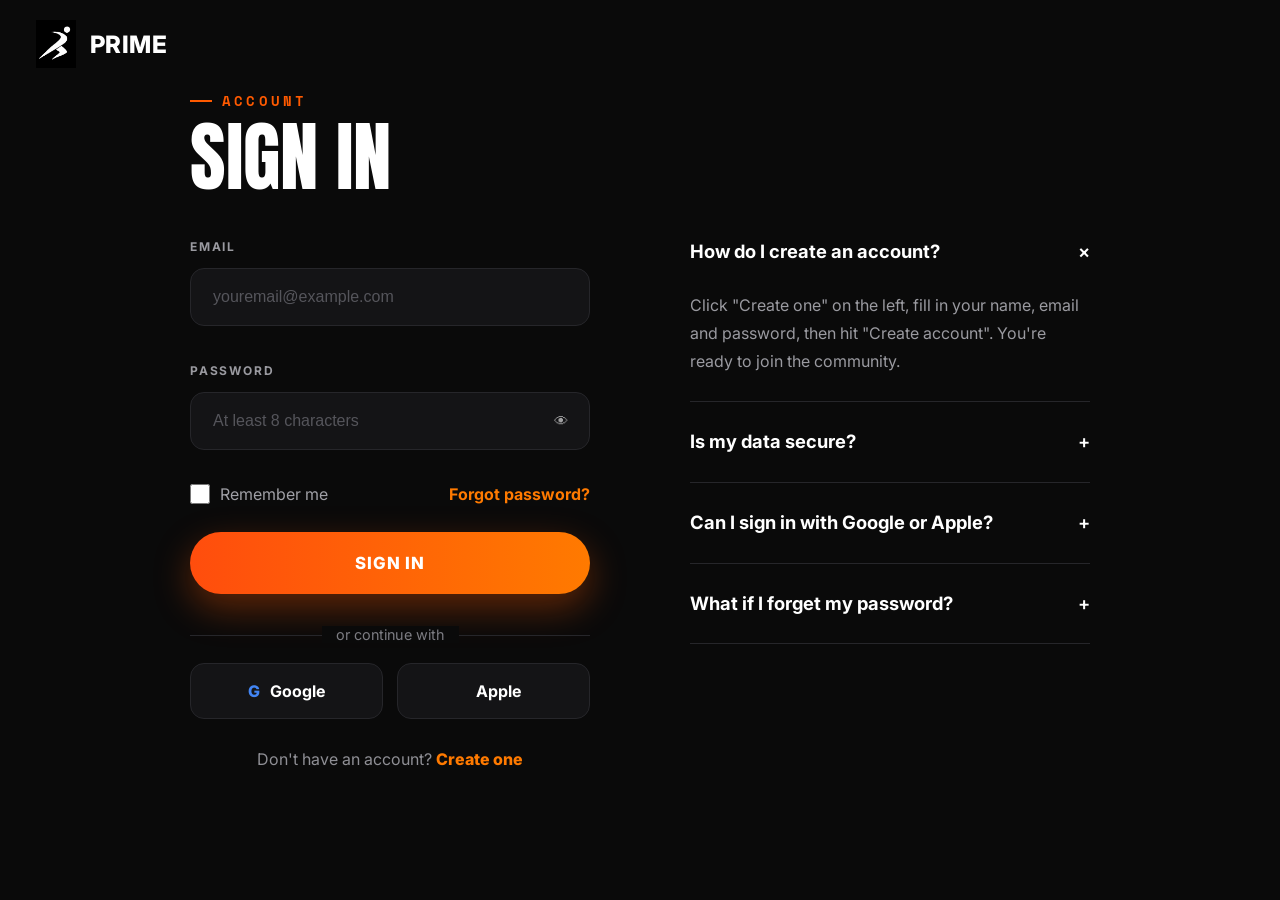
<file: signin.html>
<!DOCTYPE html>
<html lang="en">
<head>
  <meta charset="UTF-8">
  <meta name="viewport" content="width=device-width, initial-scale=1.0">
  <title>Sign In | PRIME</title>
  <link rel="preconnect" href="https://fonts.googleapis.com">
  <link rel="preconnect" href="https://fonts.gstatic.com" crossorigin>
  <link href="https://fonts.googleapis.com/css2?family=Anton&family=Inter:wght@400;500;600;700;800&family=Space+Mono:wght@400;700&display=swap" rel="stylesheet">
  <link rel="stylesheet" href="signin.css">
</head>
<body>

  <!-- ===================== HEADER ===================== -->
  <header class="topbar">
    <a href="index.html" class="brand">
      <img src="logo.jpg" alt="" class="brand-icon">
      <span>PRIME</span>
    </a>
  </header>

  <main class="signin">
    <div class="wrap">

      <!-- Título -->
      <div class="signin-top">
        <div>
          <p class="kicker"><span class="dash"></span>ACCOUNT</p>
          <h1 class="title">SIGN IN</h1>
        </div>
      </div>

      <div class="signin-grid">

        <!-- Formulario -->
        <form class="signin-form" action="#" method="post">
          <label for="email">EMAIL</label>
          <input type="email" id="email" name="email" placeholder="youremail@example.com" required>

          <label for="password">PASSWORD</label>
          <div class="password-wrap">
            <input type="password" id="password" name="password" placeholder="At least 8 characters" minlength="8" required>
            <span class="eye" aria-hidden="true">👁</span>
          </div>

          <div class="form-row">
            <label class="remember"><input type="checkbox" name="remember"> Remember me</label>
            <a href="#" class="forgot">Forgot password?</a>
          </div>

          <button type="submit" class="btn-signin">SIGN IN</button>

          <p class="divider"><span>or continue with</span></p>

          <div class="social-row">
            <button type="button" class="btn-social"><b class="g">G</b> Google</button>
            <button type="button" class="btn-social"><b class="ap"></b> Apple</button>
          </div>

          <p class="create">Don't have an account? <a href="#">Create one</a></p>
        </form>

        <!-- Preguntas frecuentes -->
        <div class="faq">
          <details open>
            <summary>How do I create an account?</summary>
            <p>Click "Create one" on the left, fill in your name, email and password, then hit "Create account". You're ready to join the community.</p>
          </details>
          <details>
            <summary>Is my data secure?</summary>
            <p>Yes. Your information is encrypted and never shared with third parties.</p>
          </details>
          <details>
            <summary>Can I sign in with Google or Apple?</summary>
            <p>Yes. Use the Google or Apple buttons under the form to sign in with one click.</p>
          </details>
          <details>
            <summary>What if I forget my password?</summary>
            <p>Click "Forgot password?" and we will send you a link to reset it.</p>
          </details>
        </div>

      </div>
    </div>
  </main>

</body>
</html>
</file>
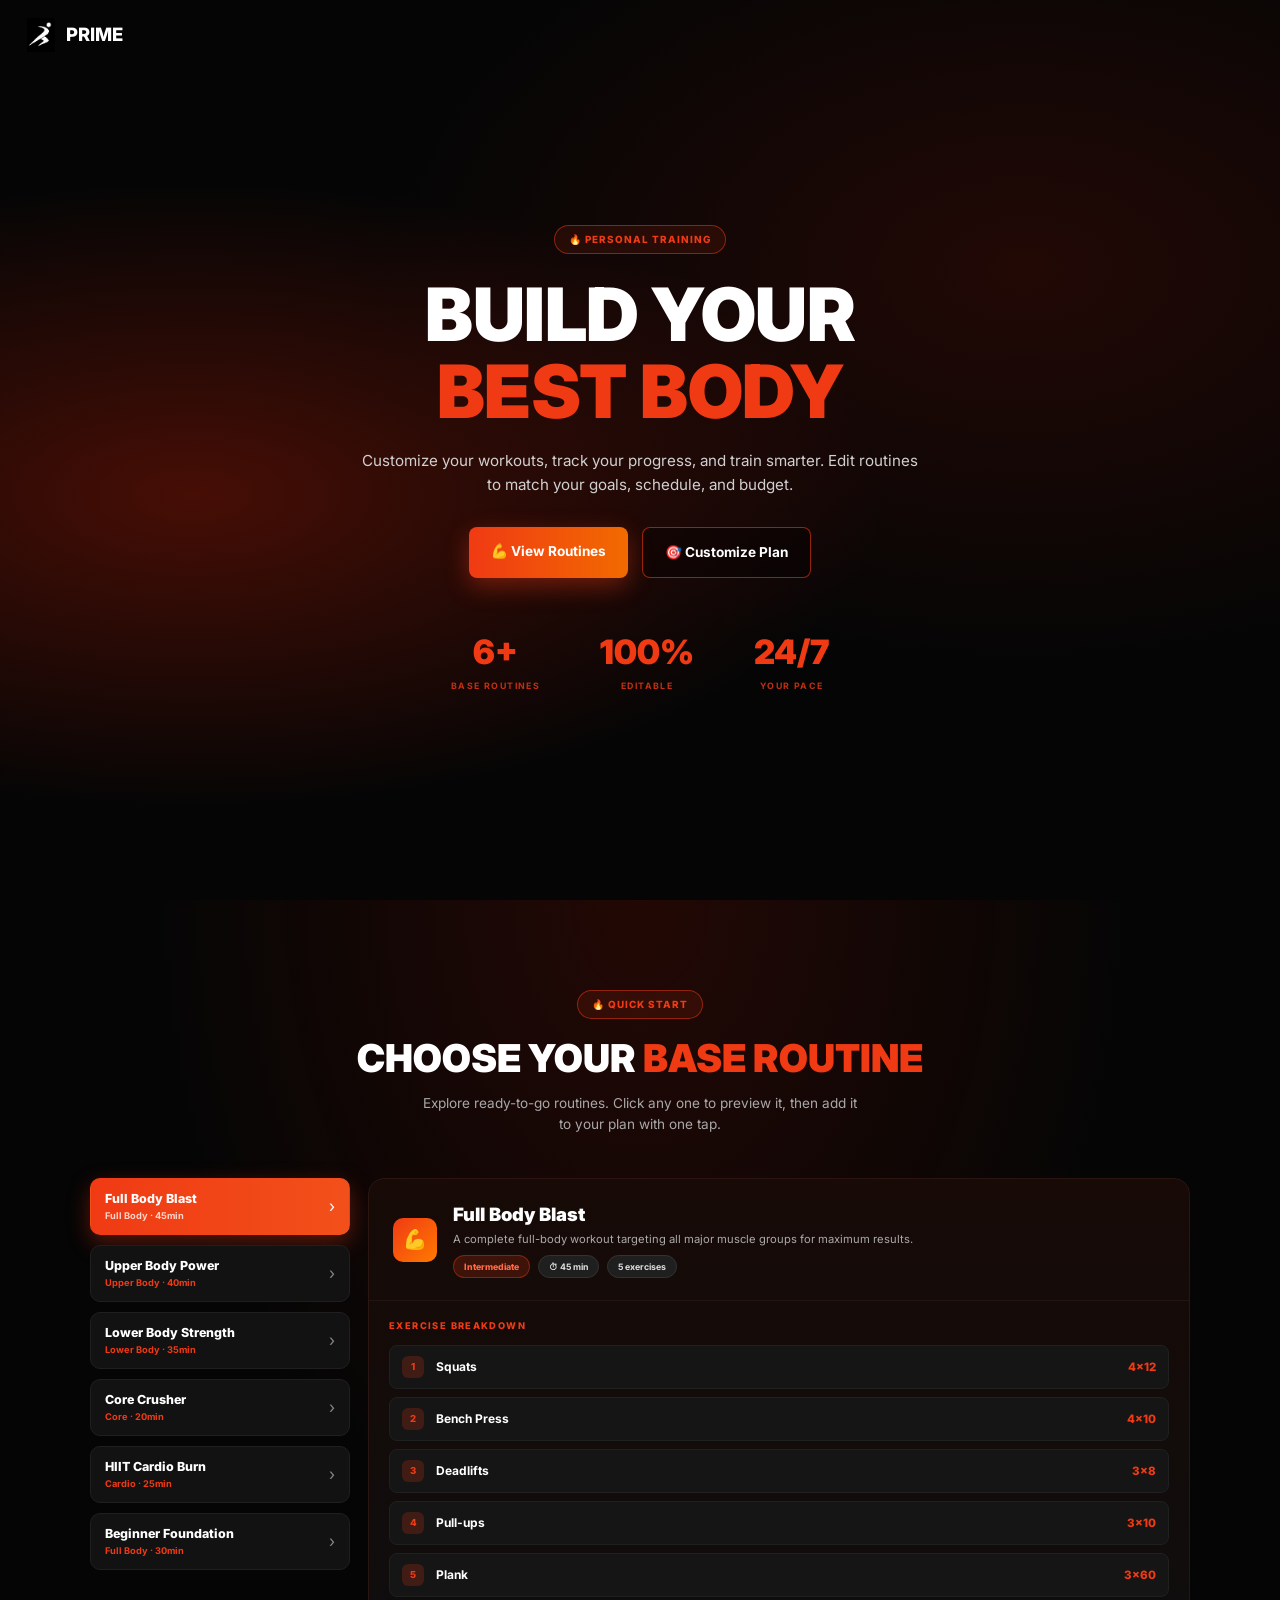
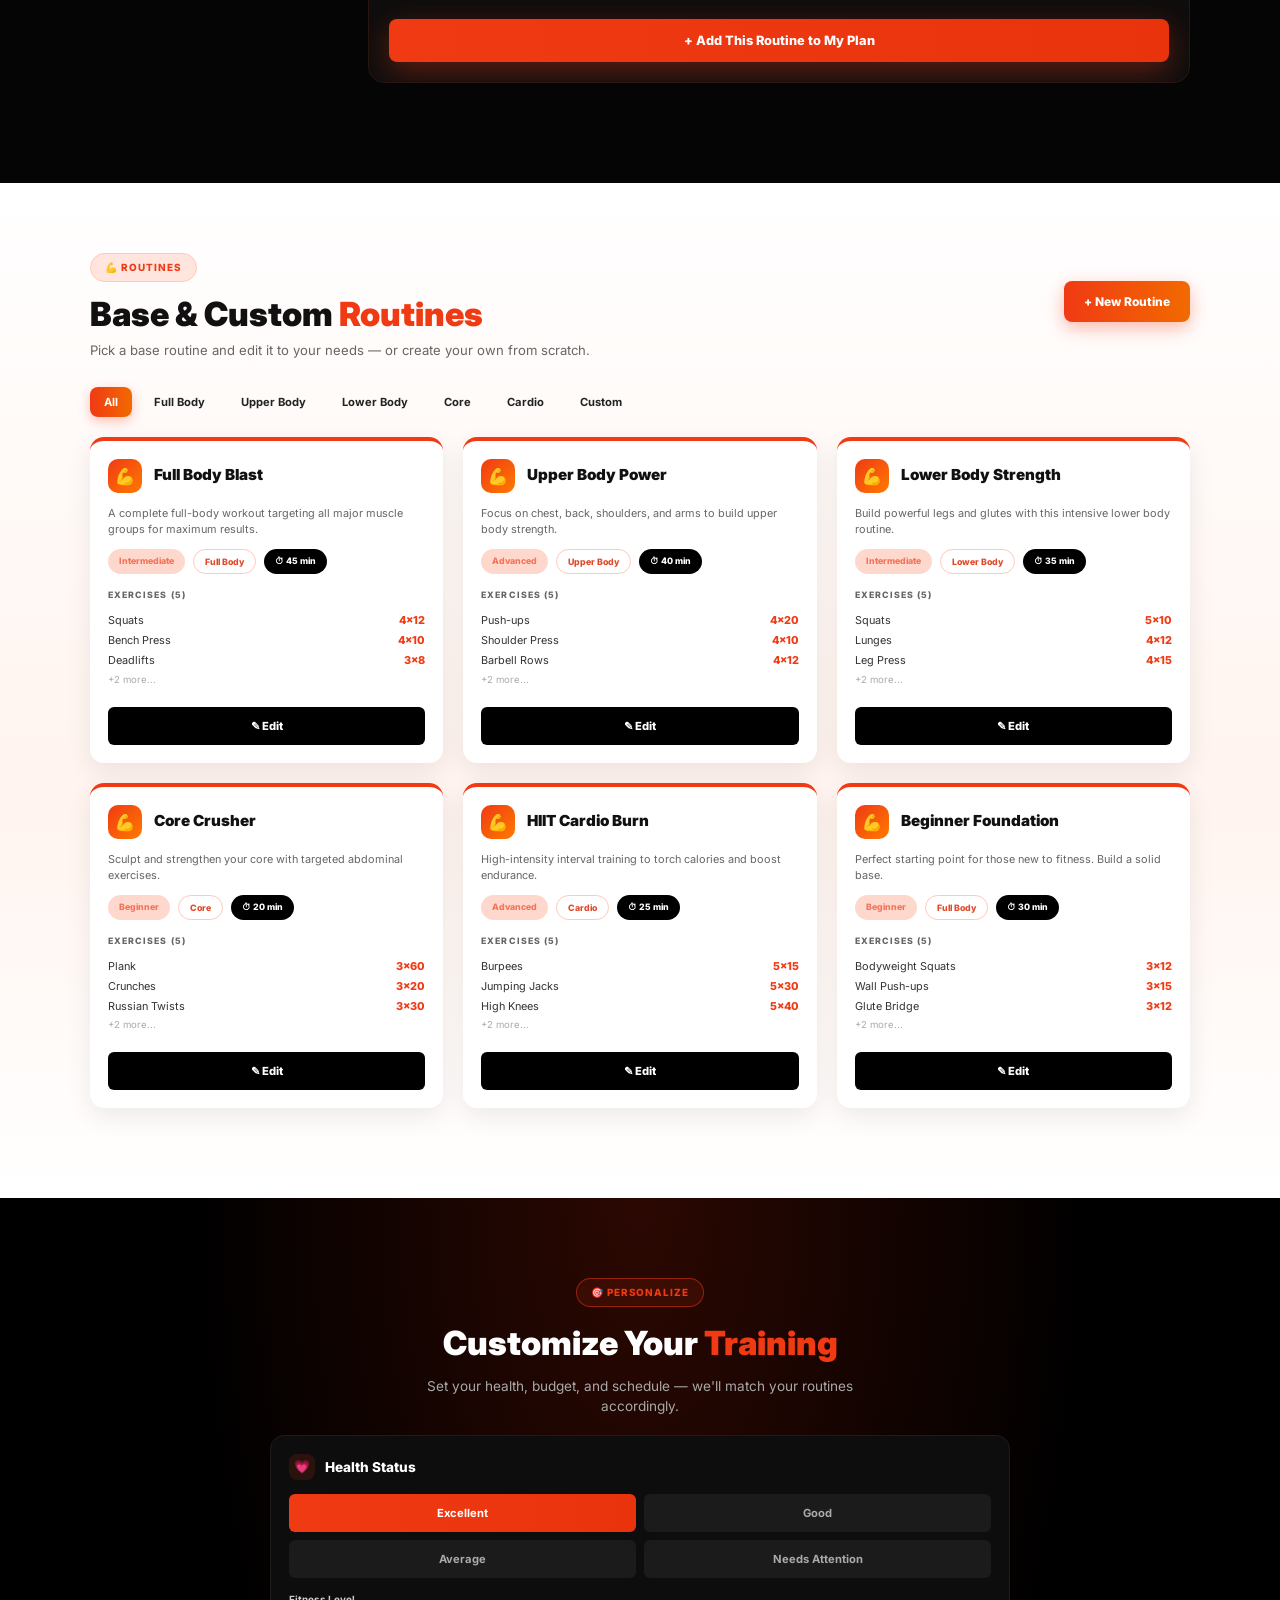
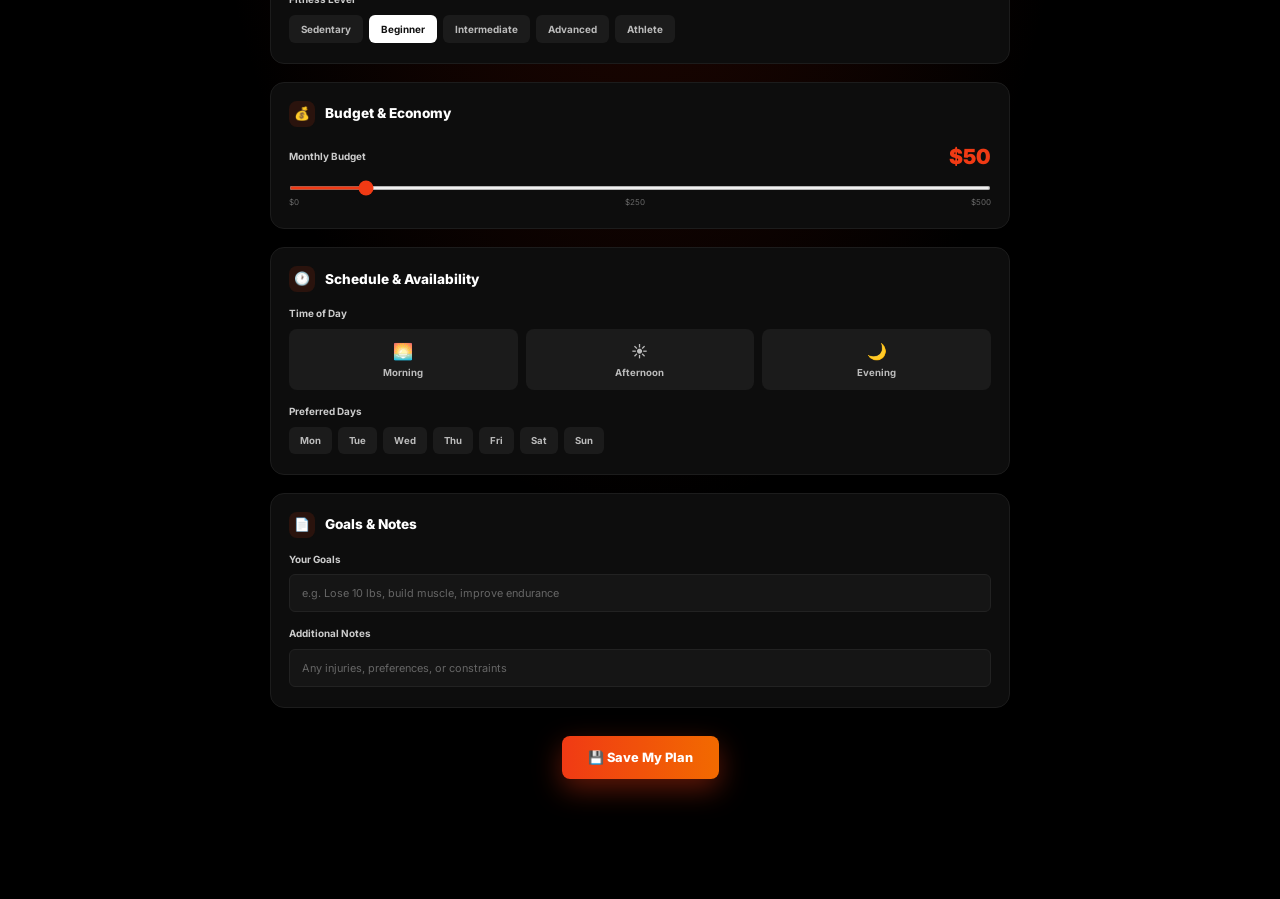
<file: training.html>
<!DOCTYPE html>
<html lang="en">
<head>
  <meta charset="UTF-8">
  <meta name="viewport" content="width=device-width, initial-scale=1.0">
  <title>Personal Training | PRIME</title>
  <link rel="preconnect" href="https://fonts.googleapis.com">
  <link rel="preconnect" href="https://fonts.gstatic.com" crossorigin>
  <link href="https://fonts.googleapis.com/css2?family=Inter:wght@400;500;600;700;800;900&display=swap" rel="stylesheet">
  <link rel="stylesheet" href="training.css">
</head>
<body>

  <!-- ===================== HEADER ===================== -->
  <header class="topbar">
    <a href="index.html" class="brand">
      <img src="logo.jpg" alt="" class="brand-icon">
      <span>PRIME</span>
    </a>
  </header>

  <main>

    <!-- ===================== HERO ===================== -->
    <section class="hero" id="top">
      <div class="hero-inner">
        <span class="pill-tag">🔥 PERSONAL TRAINING</span>
        <h1 class="hero-title">BUILD YOUR<br><span class="accent">BEST BODY</span></h1>
        <p class="hero-text">Customize your workouts, track your progress, and train smarter. Edit routines to match your goals, schedule, and budget.</p>

        <div class="hero-actions">
          <a href="#routines" class="btn btn-solid">💪 View Routines</a>
          <a href="#customize" class="btn btn-ghost">🎯 Customize Plan</a>
        </div>

        <ul class="hero-stats">
          <li><strong>6+</strong><span>BASE ROUTINES</span></li>
          <li><strong>100%</strong><span>EDITABLE</span></li>
          <li><strong>24/7</strong><span>YOUR PACE</span></li>
        </ul>
      </div>
    </section>

    <!-- ===================== QUICK START ===================== -->
    <section class="quick" id="quick">
      <div class="narrow">
        <div class="center">
          <span class="pill-tag">🔥 QUICK START</span>
          <h2 class="h2 on-dark">CHOOSE YOUR <span class="accent">BASE ROUTINE</span></h2>
          <p class="sub">Explore ready-to-go routines. Click any one to preview it, then add it to your plan with one tap.</p>
        </div>

        <div class="picker">
          <div class="picker-list" id="pickerList"></div>
          <div class="picker-detail" id="pickerDetail"></div>
        </div>
      </div>
    </section>

    <!-- ===================== ROUTINES ===================== -->
    <section class="routines" id="routines">
      <div class="narrow">
        <div class="routines-head">
          <div>
            <span class="pill-soft">💪 ROUTINES</span>
            <h2 class="h2 on-light">Base &amp; Custom <span class="accent">Routines</span></h2>
            <p class="sub-light">Pick a base routine and edit it to your needs — or create your own from scratch.</p>
          </div>
          <button type="button" class="btn-new" id="newRoutineBtn">+ New Routine</button>
        </div>

        <div class="tabs" id="tabs">
          <button type="button" class="tab active" data-cat="All">All</button>
          <button type="button" class="tab" data-cat="Full Body">Full Body</button>
          <button type="button" class="tab" data-cat="Upper Body">Upper Body</button>
          <button type="button" class="tab" data-cat="Lower Body">Lower Body</button>
          <button type="button" class="tab" data-cat="Core">Core</button>
          <button type="button" class="tab" data-cat="Cardio">Cardio</button>
          <button type="button" class="tab" data-cat="Custom">Custom</button>
        </div>

        <div class="routine-grid" id="routineGrid"></div>
        <p class="empty" id="routineEmpty" hidden>No routines in this category yet. Create one with "+ New Routine".</p>
      </div>
    </section>

    <!-- ===================== CUSTOMIZE ===================== -->
    <section class="customize" id="customize">
      <div class="narrow-sm">
        <div class="center">
          <span class="pill-tag">🎯 PERSONALIZE</span>
          <h2 class="h2 on-dark title-md">Customize Your <span class="accent">Training</span></h2>
          <p class="sub">Set your health, budget, and schedule — we'll match your routines accordingly.</p>
        </div>

        <!-- Health -->
        <div class="panel">
          <h3 class="panel-title"><i class="ico ico-heart">💗</i>Health Status</h3>
          <div class="grid-2" id="healthOpts">
            <button type="button" class="opt active" data-v="Excellent">Excellent</button>
            <button type="button" class="opt" data-v="Good">Good</button>
            <button type="button" class="opt" data-v="Average">Average</button>
            <button type="button" class="opt" data-v="Needs Attention">Needs Attention</button>
          </div>
          <p class="mini-label">Fitness Level</p>
          <div class="level-row" id="levelOpts">
            <button type="button" class="lvl" data-v="Sedentary">Sedentary</button>
            <button type="button" class="lvl active" data-v="Beginner">Beginner</button>
            <button type="button" class="lvl" data-v="Intermediate">Intermediate</button>
            <button type="button" class="lvl" data-v="Advanced">Advanced</button>
            <button type="button" class="lvl" data-v="Athlete">Athlete</button>
          </div>
        </div>

        <!-- Budget -->
        <div class="panel">
          <h3 class="panel-title"><i class="ico">💰</i>Budget &amp; Economy</h3>
          <div class="budget-row">
            <span class="mini-label nm">Monthly Budget</span>
            <strong class="budget-val" id="budgetVal">$50</strong>
          </div>
          <input type="range" id="budgetRange" min="0" max="500" step="10" value="50">
          <div class="range-scale"><span>$0</span><span>$250</span><span>$500</span></div>
        </div>

        <!-- Schedule -->
        <div class="panel">
          <h3 class="panel-title"><i class="ico">🕐</i>Schedule &amp; Availability</h3>
          <p class="mini-label">Time of Day</p>
          <div class="grid-3" id="timeOpts">
            <button type="button" class="time" data-v="Morning"><span>🌅</span>Morning</button>
            <button type="button" class="time" data-v="Afternoon"><span>☀️</span>Afternoon</button>
            <button type="button" class="time" data-v="Evening"><span>🌙</span>Evening</button>
          </div>
          <p class="mini-label">Preferred Days</p>
          <div class="days" id="dayOpts">
            <button type="button" class="day" data-v="Mon">Mon</button>
            <button type="button" class="day" data-v="Tue">Tue</button>
            <button type="button" class="day" data-v="Wed">Wed</button>
            <button type="button" class="day" data-v="Thu">Thu</button>
            <button type="button" class="day" data-v="Fri">Fri</button>
            <button type="button" class="day" data-v="Sat">Sat</button>
            <button type="button" class="day" data-v="Sun">Sun</button>
          </div>
        </div>

        <!-- Goals -->
        <div class="panel">
          <h3 class="panel-title"><i class="ico">📄</i>Goals &amp; Notes</h3>
          <label class="mini-label" for="goals">Your Goals</label>
          <input type="text" id="goals" class="field" placeholder="e.g. Lose 10 lbs, build muscle, improve endurance">
          <label class="mini-label" for="notes">Additional Notes</label>
          <input type="text" id="notes" class="field" placeholder="Any injuries, preferences, or constraints">
        </div>

        <div class="center">
          <button type="button" class="btn-save" id="savePlan">💾 Save My Plan</button>
        </div>
      </div>
    </section>

  </main>

  <!-- Aviso (toast) -->
  <div class="toast" id="toast" hidden></div>

  <!-- ===================== MODAL: NEW / EDIT ROUTINE ===================== -->
  <div class="overlay" id="routineOverlay" hidden>
    <div class="modal" role="dialog" aria-modal="true" aria-labelledby="modalTitle">
      <div class="modal-head">
        <h3 id="modalTitle">NEW ROUTINE</h3>
        <button type="button" class="modal-x" data-close aria-label="Close">✕</button>
      </div>
      <form class="modal-body" id="routineForm">
        <label for="rName">Routine Name</label>
        <input type="text" id="rName" placeholder="e.g. Morning Power Workout" required>

        <label for="rDesc">Description</label>
        <textarea id="rDesc" placeholder="Brief description of the routine..."></textarea>

        <div class="two">
          <div>
            <label for="rLevel">Difficulty</label>
            <select id="rLevel">
              <option>Beginner</option>
              <option>Intermediate</option>
              <option>Advanced</option>
            </select>
          </div>
          <div>
            <label for="rCat">Category</label>
            <select id="rCat">
              <option>Custom</option>
              <option>Full Body</option>
              <option>Upper Body</option>
              <option>Lower Body</option>
              <option>Core</option>
              <option>Cardio</option>
            </select>
          </div>
        </div>

        <label for="rMin">Duration (minutes)</label>
        <input type="number" id="rMin" min="5" max="180" value="30">

        <div class="ex-head">
          <label>Exercises</label>
          <button type="button" class="btn-add" id="addExercise">+ Add</button>
        </div>
        <div class="ex-list" id="exList"></div>

        <div class="modal-actions">
          <button type="submit" class="btn-create" id="modalSubmit">Create Routine</button>
          <button type="button" class="btn-cancel" data-close>Cancel</button>
        </div>
      </form>
    </div>
  </div>

  <script src="training.js"></script>
</body>
</html>
</file>
<file: styles.css>
/* =========================================================
   PRIME — styles.css
   ========================================================= */

:root {
  --black: #0a0a0a;
  --dark: #0f0f0f;
  --card: #161616;
  --card-line: #262626;
  --orange: #ff5a00;
  --orange-2: #f26a00;
  --red-orange: #f03c12;
  --navy: #0f1526;
  --text-dark: #111;
  --muted: #8a8a8a;
  --light-bg: #f7f7f7;
  --font-display: 'Anton', 'Impact', sans-serif;
  --font-body: 'Inter', sans-serif;
  --font-nav: 'Poppins', sans-serif;
  --font-mono: 'Space Mono', monospace;
}

* { margin: 0; padding: 0; box-sizing: border-box; }
html { scroll-behavior: smooth; }
body {
  font-family: var(--font-body);
  background: var(--dark);
  color: #fff;
  line-height: 1.5;
}
a { color: inherit; text-decoration: none; }
ul { list-style: none; }
img { display: block; max-width: 100%; }
button { font-family: inherit; cursor: pointer; }

.container { width: min(1500px, 100% - 200px); margin: 0 auto; }
.accent { color: var(--orange); }
.mono { font-family: var(--font-mono); }

/* ---------- Titles / eyebrows ---------- */
.kicker {
  display: flex; align-items: center; gap: 10px;
  color: var(--orange); font-size: .72rem; font-weight: 700;
  letter-spacing: .22em; margin-bottom: 14px;
}
.kicker.small { margin-bottom: 18px; }
.kicker .dash { width: 18px; height: 2px; background: var(--orange); display: inline-block; }
.kicker-plain {
  color: #bdbdbd; font-size: .72rem; letter-spacing: .22em; margin-bottom: 14px;
}
.title {
  font-family: var(--font-display);
  font-weight: 400; text-transform: uppercase;
  font-size: clamp(2.6rem, 5vw, 4.4rem); line-height: .95; letter-spacing: .5px;
}
.title-light { color: #fff; }
.title-dark { color: #0a0a0a; }
.lead { max-width: 520px; font-size: .95rem; color: #8f8f8f; margin-top: 18px; }
.lead-light { color: #a0a0a0; }

.section-top {
  display: flex; justify-content: space-between; align-items: flex-end;
  gap: 24px; flex-wrap: wrap;
}

/* ---------- Buttons ---------- */
.btn-pill {
  background: var(--orange); color: #fff;
  font: 500 .8rem var(--font-nav);
  padding: 10px 28px; border-radius: 999px;
}
.btn-navy {
  background: var(--navy); color: #fff; font-weight: 700; font-size: .9rem;
  padding: 14px 28px; border-radius: 999px;
}
.btn-orange {
  display: block; text-align: center; color: #fff; font-weight: 700; font-size: .95rem;
  padding: 16px; border-radius: 10px;
  background: linear-gradient(90deg, var(--red-orange), var(--orange-2));
  box-shadow: 0 8px 18px rgba(240, 80, 18, .28);
}

/* =========================================================
   NAVBAR
   ========================================================= */
.navbar {
  position: sticky; top: 0; z-index: 50;
  display: flex; align-items: center; justify-content: space-between;
  background: #000; height: 62px; padding: 0 20px;
}
.brand { display: flex; align-items: center; gap: 10px; font: 800 1.15rem var(--font-body); letter-spacing: .02em; }
.brand-icon { width: 36px; height: 36px; object-fit: contain; }
.nav-menu { display: flex; gap: 14px; margin-left: auto; margin-right: 36px; }
.nav-menu a { color: var(--orange); font: 400 1rem var(--font-nav); padding: 0 2px; transition: .2s; }
.nav-menu a:hover { color: #fff; }

/* =========================================================
   HERO
   ========================================================= */
.hero {
  min-height: calc(100vh - 62px);
  display: flex; align-items: center;
  background: #0d0d0d;
}
.hero-inner { padding: 0 48px; }
.hero .eyebrow {
  color: var(--orange); font: 700 .68rem var(--font-body);
  letter-spacing: .28em; margin-bottom: 18px;
}
.hero-title {
  font-family: var(--font-display); font-weight: 400;
  font-size: clamp(4rem, 8.2vw, 7.4rem); line-height: .93;
  letter-spacing: -.5px; text-transform: uppercase;
}
.hero-text { max-width: 340px; margin-top: 34px; font-size: .8rem; color: #bcbcbc; line-height: 1.7; }
.hero-stats {
  display: flex; gap: 36px; margin-top: 28px; padding-top: 22px;
  border-top: 1px solid #262626; width: 306px;
}
.hero-stats strong { display: block; font: 400 1.6rem var(--font-display); line-height: 1.1; }
.hero-stats span { font-size: .55rem; color: #8c8c8c; white-space: nowrap; }

/* =========================================================
   PROFILE
   ========================================================= */
.profile { background: #0b0b0b; padding: 110px 0 100px; }
.profile .container { width: min(1000px, 100% - 120px); margin: 0 auto; }
.profile .title { font-size: clamp(2.2rem, 4vw, 3.4rem); }
.profile .lead { font-size: .8rem; max-width: 330px; margin-top: 14px; }
.profile-grid {
  display: grid; grid-template-columns: 1fr 1fr; gap: 14px; margin-top: 36px;
}
.card-dark {
  background: linear-gradient(180deg, #181818, #131313);
  border: 1px solid #262626; border-radius: 20px; padding: 18px;
}
.profile-head { display: flex; align-items: center; gap: 12px; }
.profile-head h3 { font-size: .85rem; font-weight: 700; }
.profile-head p { font-size: .6rem; color: #8a8a8a; }
.avatar {
  width: 38px; height: 38px; border-radius: 50%;
  background: var(--orange); color: #fff;
  display: grid; place-items: center;
  font: 400 .85rem var(--font-display);
}
.avatar.sm { width: 32px; height: 32px; font-size: .7rem; flex-shrink: 0; }
.chips { display: flex; gap: 8px; margin: 16px 0; }
.chips li {
  font: 700 .55rem var(--font-mono); border: 1px solid #333; background: #1d1d1d;
  padding: 5px 10px; border-radius: 999px;
}
.stat-boxes { display: grid; grid-template-columns: repeat(3, 1fr); gap: 10px; }
.stat-boxes li {
  background: #1c1c1c; border: 1px solid #262626; border-radius: 10px;
  text-align: center; padding: 12px 6px;
}
.stat-boxes strong { display: block; color: var(--orange); font: 400 1.05rem var(--font-display); }
.stat-boxes span { font-size: .45rem; color: #888; letter-spacing: .06em; }
.match-list { display: grid; gap: 8px; }
.match-list li { display: flex; align-items: center; gap: 12px; padding: 4px 0; }
.date-box {
  width: 34px; height: 38px; border-radius: 8px; background: #222;
  display: grid; place-items: center; text-align: center; line-height: 1;
}
.date-box strong { font-size: .85rem; }
.date-box span { font-size: .45rem; color: #aaa; }
.match-list h4 { font-size: .7rem; }
.match-list p { font-size: .55rem; color: #8a8a8a; }

/* =========================================================
   LIGHT ZONE (courts + sign in + footer)
   ========================================================= */
.light-zone { background: #fff; color: var(--text-dark); }

.courts { padding: 90px 0 70px; }
.courts .container { width: min(1500px, 100% - 190px); }
.courts .title { font-size: clamp(2.2rem, 4vw, 3.3rem); line-height: .95; }

.filters { margin: 26px 0 18px; }
.filter {
  background: #f3f3f5; border: 1px solid #e6e6ea; border-radius: 999px;
  font-weight: 600; font-size: .72rem; padding: 8px 18px; color: #111;
}

.court-grid { display: grid; grid-template-columns: repeat(3, 1fr); gap: 22px; }
.court-card {
  background: #fafafc; border: 1px solid #ececf0; border-radius: 22px;
  overflow: hidden; box-shadow: 0 12px 30px rgba(0,0,0,.05);
}
.court-photo { position: relative; height: 150px; }
.court-photo img { width: 100%; height: 100%; object-fit: cover; }
.rating {
  position: absolute; top: 10px; right: 10px;
  background: rgba(255,255,255,.92); border-radius: 10px;
  font-size: .7rem; font-weight: 700; padding: 5px 9px;
}
.court-body { padding: 18px 22px 20px; }
.court-body h3 { font-size: 1rem; font-weight: 700; }
.court-body .place { font-size: .8rem; color: #777; margin-top: 2px; }
.price-row { display: flex; justify-content: space-between; align-items: center; margin: 22px 0 18px; }
.price { font: 400 1.7rem var(--font-display); }
.price small { font: 400 .8rem var(--font-body); color: #777; }
.arrow { font-size: .9rem; }

/* ---------- FAQ (shared) ---------- */
.faq details { border-bottom: 1px solid #e6e6ea; }
.faq summary {
  list-style: none; cursor: pointer; display: flex; justify-content: space-between; align-items: center;
  padding: 26px 0; font-weight: 700; font-size: 1.1rem;
}
.faq summary::-webkit-details-marker { display: none; }
.faq summary::after { content: "+"; font-weight: 600; }
.faq details[open] summary::after { content: "×"; }
.faq details p { padding-bottom: 22px; color: #777; font-size: .95rem; line-height: 1.7; }
.faq-dark details { border-color: #262626; }
.faq-dark summary { color: #fff; font-size: .9rem; padding: 18px 0; }
.faq-dark details p { color: #9a9a9a; font-size: .78rem; }

/* ---------- Footers ---------- */
.footer { padding: 70px 0 28px; }
.footer .container { width: min(1500px, 100% - 190px); }
.footer-grid { display: grid; grid-template-columns: 2.2fr 1fr 1fr 1fr; gap: 30px; }
.logo-word { font: 400 2.2rem var(--font-display); letter-spacing: .5px; }
.logo-word span { color: var(--orange); }
.footer-brand p { max-width: 330px; font-size: .95rem; line-height: 1.6; margin: 14px 0 20px; }
.footer h4 { font-size: .72rem; letter-spacing: .2em; font-weight: 800; margin-bottom: 20px; }
.footer-grid a { display: block; font-size: .95rem; margin-bottom: 14px; }
.socials { display: flex; gap: 14px; }
.socials a {
  width: 44px; height: 44px; border-radius: 50%; display: grid !important; place-items: center;
  font-size: .7rem; font-weight: 800; margin: 0 !important; border: 1px solid transparent;
}
.copyright { margin-top: 40px; padding-top: 26px; font-size: .75rem; border-top: 1px solid; }


.footer-dark { background: #0d0d0d; color: #fff; }
.footer-dark p, .footer-dark .footer-grid a { color: #a0a0a0; }
.footer-dark h4 { color: #fff; }
.footer-dark .socials a { background: #151515; color: #fff; border-color: #222; }
.footer-dark .copyright { border-color: #1e1e1e; color: #666; }

/* =========================================================
   COMMUNITY
   ========================================================= */
.community { background: #080808; padding: 90px 0 120px; }
.community .container { width: min(1500px, 100% - 190px); }
.community .title { font-size: clamp(3rem, 5.4vw, 4.8rem); }
.community .lead { font-size: .95rem; margin-top: 22px; }
.btn-readmore {
  display: inline-flex; gap: 12px; align-items: center; color: #fff; font-weight: 600;
  background: linear-gradient(90deg, var(--red-orange), var(--orange));
  padding: 20px 20px; border-radius: 8px; box-shadow: 0 10px 28px rgba(240, 60, 18, .35);
  text-decoration: underline;
}
.group-grid { display: grid; grid-template-columns: 1fr 1fr; gap: 14px; margin-top: 50px; }
.group-card {
  background: linear-gradient(180deg, #151515, #101010);
  border: 1px solid #222; border-radius: 20px; padding: 22px; min-height: 200px;
}
.group-head { display: flex; align-items: center; gap: 14px; }
.dots { display: flex; }
.dots i {
  width: 24px; height: 24px; border-radius: 50%; background: var(--red-orange);
  margin-left: -8px; border: 2px solid #121212;
}
.dots i:first-child { margin-left: 0; }
.group-head h3 { font-size: .95rem; }
.meta { font-size: .65rem; color: #777; }
.group-text { margin-top: 26px; font-size: .8rem; color: #b5b5b5; max-width: 420px; }
.group-actions { display: flex; gap: 18px; margin-top: 36px; font-size: .62rem; color: #777; }

/* =========================================================
   IMPACT
   ========================================================= */
.impact { background: var(--light-bg); color: #111; padding: 100px 0 120px; }
.impact .container { width: min(1500px, 100% - 190px); }
.impact .title { font-size: clamp(3rem, 5.4vw, 4.8rem); }
.scoreboard {
  display: grid; grid-template-columns: repeat(4, 1fr);
  background: #111; border-radius: 28px; padding: 44px 20px; margin-top: 36px; text-align: center;
}
.scoreboard strong {
  display: block; color: var(--orange); font: 400 3.2rem var(--font-display); line-height: 1;
  text-shadow: 0 0 18px rgba(255, 90, 0, .45);
}
.scoreboard span { display: block; margin-top: 12px; font-size: .6rem; letter-spacing: .15em; color: #aaa; }
.testimonials { display: grid; grid-template-columns: repeat(3, 1fr); gap: 14px; margin-top: 16px; }
.testimonial { background: #fff; border-radius: 22px; padding: 26px; box-shadow: 0 6px 24px rgba(0,0,0,.05); }
.testimonial p { font-size: .8rem; line-height: 1.7; color: #222; min-height: 60px; }
.testimonial footer { display: flex; align-items: center; gap: 12px; margin-top: 24px; }
.testimonial b { display: block; font-size: .8rem; }
.testimonial small { font-size: .65rem; color: #999; }

/* =========================================================
   BLOG
   ========================================================= */
.blog { background: #fff; color: #111; padding: 120px 0 130px; text-align: center; }
.blog-inner { width: min(900px, 100% - 60px) !important; }
.kicker-center {
  display: flex; justify-content: center; align-items: center; gap: 8px;
  color: var(--orange); font: 700 .65rem var(--font-body); letter-spacing: .2em; margin-bottom: 14px;
}
.kicker-center .dash { width: 14px; height: 2px; background: var(--orange); }
.blog-title { font: 800 clamp(2rem, 3.6vw, 3rem) var(--font-body); letter-spacing: -.5px; }
.post-card {
  width: 280px; margin: 40px auto 18px; text-align: left; background: #fff;
  border-radius: 14px; overflow: hidden; box-shadow: 0 8px 30px rgba(0,0,0,.1);
}
.post-card img { width: 100%; height: 178px; object-fit: cover; }
.post-body { padding: 16px 18px 20px; }
.tag { color: var(--orange); font-size: .55rem; font-weight: 800; letter-spacing: .12em; }
.post-body h3 { font-size: .95rem; margin: 6px 0; }
.post-meta { font-size: .6rem; color: #999; }
.post-arrow { display: block; margin-top: 16px; font-size: .9rem; }
.readmore-link { display: block; width: 280px; margin: 0 auto; text-align: left; font-size: .85rem; text-decoration: underline; }

/* =========================================================
   CONTACT
   ========================================================= */
.contact { background: #0b0b0b; padding: 90px 0 110px; }
.contact .container { width: min(1500px, 100% - 220px); }
.contact .title { font-size: clamp(3rem, 5vw, 4.4rem); margin-bottom: 34px; }
.contact-grid { display: grid; grid-template-columns: 1fr 1fr; gap: 50px; }
.contact-form label { color: #8a8a8a; font-size: .6rem; margin-bottom: 8px; }
.contact-form input, .contact-form textarea {
  width: 100%; background: #141414; border: 1px solid #262626; border-radius: 10px;
  padding: 14px 16px; color: #fff; font: .75rem var(--font-body); margin-bottom: 18px;
}
.contact-form textarea { height: 110px; resize: vertical; }
.contact-form input::placeholder, .contact-form textarea::placeholder { color: #666; }
.btn-send {
  width: 100%; height: 46px; border: 0; border-radius: 999px; color: #fff; font-weight: 700; font-size: .8rem;
  background: linear-gradient(90deg, var(--red-orange), var(--orange-2));
  box-shadow: 0 8px 26px rgba(240, 70, 18, .45);
}
.contact-pills { display: flex; gap: 8px; margin-top: 16px; }
.contact-pills a {
  background: #161616; border: 1px solid #262626; border-radius: 999px;
  font-size: .6rem; padding: 8px 14px;
}

/* =========================================================
   RESPONSIVE
   ========================================================= */
@media (max-width: 900px) {
  .container, .courts .container, .footer .container,
  .community .container, .impact .container, .contact .container {
    width: calc(100% - 40px);
  }
  .navbar { padding: 0 14px; }
  .nav-menu { display: none; }
  .hero-inner { padding: 0 20px; }
  .profile-grid, .court-grid, .group-grid,
  .testimonials, .contact-grid { grid-template-columns: 1fr; }
  .scoreboard { grid-template-columns: 1fr 1fr; gap: 30px 0; }
  .footer-grid { grid-template-columns: 1fr 1fr; }
}
</file>
<file: community.css>
/* =========================================================
   PRIME — community.css  (solo para community.html)
   ========================================================= */

:root {
  --bg: #0a0a0a;
  --card-dark: #151515;
  --line: #262626;
  --orange: #ff4d0d;
  --orange-2: #ff7a00;
  --font-display: 'Anton', 'Impact', sans-serif;
  --font-body: 'Inter', sans-serif;
  --font-mono: 'Space Mono', monospace;
}

* { margin: 0; padding: 0; box-sizing: border-box; }
html { scroll-behavior: smooth; }
body { background: var(--bg); color: #fff; font-family: var(--font-body); line-height: 1.5; }
a { color: inherit; text-decoration: none; }
button { font-family: inherit; cursor: pointer; }
.mono { font-family: var(--font-mono); }
.accent { color: var(--orange); }
[hidden] { display: none !important; }

/* ---------- Header ---------- */
.topbar { position: fixed; top: 0; left: 0; z-index: 50; padding: 14px 20px; mix-blend-mode: difference; }
.brand { display: inline-flex; align-items: center; gap: 8px; font: 800 1.15rem var(--font-body); color: #fff; }
.brand-icon { width: 34px; height: 34px; object-fit: contain; }

/* ---------- Shared ---------- */
.kicker {
  display: flex; align-items: center; gap: 10px;
  color: var(--orange); font-size: .68rem; font-weight: 700; letter-spacing: .2em;
}
.kicker .dash { width: 16px; height: 2px; background: var(--orange); }
.kicker.red { color: #e8330d; }
.kicker-plain { color: var(--orange); font-size: .85rem; margin-bottom: 4px; }
.wrap { width: min(1700px, 100% - 190px); margin: 0 auto; }
.title { font: 400 clamp(3rem, 5.4vw, 4.8rem) var(--font-display); line-height: .95; text-transform: uppercase; margin-top: 14px; }
.title-dark { color: #0a0a0a; }
.title-light { color: #fff; margin-top: 4px; }
.lead { margin-top: 18px; font-size: .95rem; color: #555; max-width: 640px; line-height: 1.6; }
.lead-light { color: #b0b0b0; max-width: 560px; }

/* =========================================================
   HERO
   ========================================================= */
.hero {
  min-height: 100vh; display: flex; align-items: center;
  background:
    radial-gradient(circle at 82% 38%, rgba(255, 77, 13, .42), transparent 22%),
    linear-gradient(180deg, #0a0a0a, #0d0d0d);
}
.hero-inner { padding: 0 96px; width: 100%; }
.hero-title { font: 400 clamp(5rem, 9vw, 8.4rem) var(--font-display); line-height: .93; text-transform: uppercase; margin-top: 18px; }
.hero-title .square { display: inline-block; width: .11em; height: .11em; background: #fff; margin-left: 6px; }
.hero-text { max-width: 440px; margin-top: 30px; font-size: 1rem; color: #aaa; line-height: 1.6; }
.hero-actions { display: flex; gap: 14px; margin-top: 36px; }
.btn-orange-pill {
  background: linear-gradient(90deg, var(--orange), var(--orange-2)); color: #fff;
  font-weight: 800; font-size: .72rem; letter-spacing: .08em;
  padding: 18px 28px; border-radius: 999px; box-shadow: 0 10px 28px rgba(255, 77, 13, .45);
}
.btn-outline-pill {
  border: 1px solid #333; background: #111; color: #fff;
  font-weight: 800; font-size: .72rem; letter-spacing: .08em; padding: 18px 26px; border-radius: 999px;
}
.btn-outline-pill:hover { border-color: var(--orange); }
.hero-stats { list-style: none; display: flex; gap: 38px; margin-top: 56px; padding-top: 32px; border-top: 1px solid #1f1f1f; width: 580px; max-width: 100%; }
.hero-stats strong { display: block; font: 700 1.4rem var(--font-mono); }
.hero-stats span { font: 400 .62rem var(--font-mono); color: #999; letter-spacing: .12em; }

/* Banda punteada */
.dash-band {
  height: 16px; background: #fff; position: relative;
}
.dash-band::before {
  content: ""; position: absolute; left: 0; right: 0; top: 0; height: 10px;
  background: repeating-linear-gradient(90deg, var(--orange) 0 24px, transparent 24px 34px);
}

/* =========================================================
   TEAMS (zona clara)
   ========================================================= */
.teams { background: #fff; color: #111; padding: 90px 0 90px; }
.filters { display: flex; flex-wrap: wrap; gap: 14px; margin: 38px 0 0; padding-bottom: 30px; border-bottom: 1px solid #ececec; }
.filter {
  font: 800 .62rem var(--font-body); letter-spacing: .12em; color: #111;
  background: #fff; border: 1px solid #ececec; border-radius: 999px; padding: 13px 22px;
  box-shadow: 0 2px 8px rgba(0,0,0,.04); transition: .2s;
}
.filter:hover { border-color: #bbb; }
.filter.active { background: linear-gradient(90deg, #f0420d, #ff5a00); color: #fff; border-color: transparent; box-shadow: 0 6px 16px rgba(255, 77, 13, .35); }

.team-grid { display: grid; grid-template-columns: repeat(4, 1fr); gap: 22px; margin-top: 36px; }
.team-card {
  background: #fff; border: 1px solid #eee; border-radius: 22px; overflow: hidden;
  box-shadow: 0 10px 30px rgba(0,0,0,.07); transition: .25s;
}
.team-card:hover { transform: translateY(-4px); box-shadow: 0 18px 40px rgba(255, 77, 13, .18); }
.team-cover {
  position: relative; height: 170px; display: grid; place-items: center; text-align: center; padding: 0 14px;
  background: repeating-linear-gradient(135deg, #1b1b1b 0 6px, #222 6px 12px);
}
.team-cover h3 { font: 400 1.7rem var(--font-display); color: #ff4d0d; line-height: 1; text-transform: uppercase; }
.sport-tag {
  position: absolute; top: 12px; left: 12px; background: #fff; color: #111;
  font: 800 .5rem var(--font-body); letter-spacing: .1em; padding: 5px 10px; border-radius: 999px;
}
.rating {
  position: absolute; top: 12px; right: 12px; background: rgba(60,60,60,.85); color: #fff;
  font: 700 .55rem var(--font-body); padding: 5px 9px; border-radius: 999px;
}
.team-body { padding: 18px 18px 20px; }
.team-body h4 { font-size: .95rem; font-weight: 800; }
.loc { font-size: .6rem; color: #666; margin-top: 4px; padding-left: 14px; position: relative; }
.loc::before { content: ""; position: absolute; left: 1px; top: 3px; width: 6px; height: 6px; border-radius: 50%; background: #e8336d; }
.desc { font-size: .62rem; color: #777; margin-top: 8px; min-height: 32px; line-height: 1.5; }
.team-meta {
  display: flex; justify-content: space-between; align-items: center;
  margin: 12px 0 14px; padding-top: 12px; border-top: 1px solid #f0f0f0; font-size: .6rem; color: #777;
}
.team-meta b { color: #111; font-size: .72rem; }
.members::before { content: "👥 "; font-size: .55rem; }
.btn-join {
  display: block; text-align: center; color: #fff; font: 800 .62rem var(--font-body); letter-spacing: .1em;
  padding: 13px; border-radius: 999px; background: linear-gradient(90deg, #f0420d, #f26a00);
  box-shadow: 0 8px 18px rgba(240, 80, 18, .3);
}
.btn-join:hover { filter: brightness(1.08); }

/* =========================================================
   TICKER
   ========================================================= */
.ticker { background: #0a0a0a; overflow: hidden; white-space: nowrap; padding: 16px 0; border-top: 1px solid #1a1a1a; }
.ticker-track { display: inline-flex; align-items: center; gap: 36px; animation: scroll 40s linear infinite; padding-left: 20px; }
.ticker:hover .ticker-track { animation-play-state: paused; }
.live { display: inline-flex; align-items: center; gap: 6px; color: var(--orange); font: 800 .6rem var(--font-body); letter-spacing: .12em; }
.live i { width: 7px; height: 7px; border-radius: 50%; background: var(--orange); }
.t-item { font-size: .6rem; color: #888; }
.t-item b { color: #fff; margin-right: 10px; }
.t-item em { color: var(--orange); font-style: normal; margin-left: 14px; }
@keyframes scroll { from { transform: translateX(0); } to { transform: translateX(-50%); } }

/* =========================================================
   ATHLETES
   ========================================================= */
.athletes { background: #0a0a0a; padding: 80px 0 90px; }
.athletes .wrap { width: min(1350px, 100% - 190px); }
.athletes .title { font-size: clamp(3rem, 5vw, 4.4rem); }
.athlete-grid { display: grid; grid-template-columns: repeat(3, 1fr); gap: 16px; margin-top: 44px; }
.athlete-card {
  background: #151515; border: 1px solid #1f1f1f; border-radius: 22px; overflow: hidden; transition: .25s;
}
.athlete-card.featured, .athlete-card:hover { border-color: #5a2410; box-shadow: 0 0 0 1px rgba(255, 77, 13, .35); }
.athlete-top {
  position: relative; height: 190px; display: grid; place-items: center;
  background: #0d0d0d;
}
.level { position: absolute; top: 14px; right: 16px; font: 800 .5rem var(--font-body); letter-spacing: .1em; }
.avatar {
  width: 76px; height: 76px; border-radius: 50%; display: grid; place-items: center;
  font: 400 1.7rem var(--font-display); color: rgba(255,255,255,.55);
  background: radial-gradient(circle at 40% 30%, #8a2d10, #4b1b0b);
  box-shadow: 0 0 40px rgba(255, 77, 13, .35);
}
.pill {
  position: absolute; left: 12px; bottom: 12px; background: #ff4d0d; color: #fff;
  font: 800 .5rem var(--font-body); letter-spacing: .06em; padding: 6px 12px; border-radius: 999px;
}
.athlete-body { padding: 20px 20px 22px; background: #181818; }
.athlete-body h3 { font-size: 1rem; font-weight: 800; }
.athlete-body p { font-size: .62rem; color: #8a8a8a; margin-top: 6px; min-height: 30px; line-height: 1.5; }
.stats3 { display: grid; grid-template-columns: repeat(3, 1fr); gap: 8px; margin: 16px 0; list-style: none; }
.stats3 li { background: #111; border: 1px solid #222; border-radius: 10px; text-align: center; padding: 10px 4px; }
.stats3 strong { display: block; color: #ff4d0d; font: 700 .8rem var(--font-mono); }
.stats3 span { font: 700 .42rem var(--font-body); color: #888; letter-spacing: .1em; }
.btn-profile {
  display: block; text-align: center; background: #262626; border-radius: 999px;
  font: 800 .6rem var(--font-body); letter-spacing: .1em; padding: 12px;
}
.btn-profile:hover { background: #333; }

/* ---------- Responsive ---------- */
@media (max-width: 1100px) { .team-grid { grid-template-columns: repeat(2, 1fr); } }
@media (max-width: 900px) {
  .wrap, .athletes .wrap { width: calc(100% - 40px); }
  .hero-inner { padding: 0 20px; }
  .hero-stats { gap: 22px; }
  .athlete-grid { grid-template-columns: 1fr; }
}
@media (max-width: 600px) { .team-grid { grid-template-columns: 1fr; } }

/* =========================================================
   VENTANAS (modal de registro + panel de perfil)
   ========================================================= */
body.no-scroll { overflow: hidden; }
.overlay {
  position: fixed; inset: 0; z-index: 100; display: flex; align-items: center; justify-content: center;
  background: rgba(10, 10, 10, .55); backdrop-filter: blur(10px); -webkit-backdrop-filter: blur(10px);
  opacity: 0; transition: opacity .25s;
}
.overlay.show { opacity: 1; }
.overlay-drawer { justify-content: flex-end; align-items: stretch; background: rgba(0, 0, 0, .6); }

.close {
  position: absolute; top: 18px; right: 20px; width: 28px; height: 28px; border: 0; background: none;
  font-size: 1.4rem; line-height: 1; color: #111; z-index: 3;
}
.close-light { color: #fff; }

/* ---------- Modal de registro ---------- */
.modal {
  display: grid; grid-template-columns: 1fr 1fr; width: min(940px, 100% - 40px); min-height: 340px;
  border-radius: 28px; overflow: hidden; background: #fff; color: #111;
  box-shadow: 0 40px 100px rgba(0,0,0,.5); transform: translateY(14px) scale(.98); transition: transform .25s;
}
.overlay.show .modal { transform: none; }
.modal-left {
  background: #151515; padding: 28px; display: flex; flex-direction: column; justify-content: flex-end; color: #fff;
  min-height: 340px;
}
.modal-left .sport-tag { position: static; align-self: flex-start; margin-bottom: 8px; }
.modal-left h3 { font: 400 2.4rem var(--font-display); color: #ff4d0d; line-height: 1; text-transform: uppercase; }
.modal-place { font-size: .7rem; color: #ccc; margin-top: 6px; padding-left: 14px; position: relative; }
.modal-place::before { content: ""; position: absolute; left: 1px; top: 4px; width: 6px; height: 6px; border-radius: 50%; background: #e8336d; }
.modal-meta { display: flex; gap: 14px; font-size: .65rem; color: #ddd; margin-top: 10px; }
.modal-meta span:first-child { color: #fff; }
.modal-right { padding: 28px 32px 30px; position: relative; }
.modal-desc { font-size: .72rem; color: #555; margin-top: 22px; line-height: 1.6; }
.feature-chips { display: flex; flex-wrap: wrap; gap: 8px; margin: 14px 0 22px; list-style: none; }
.feature-chips li { background: #f1f1f4; font-size: .6rem; font-weight: 600; padding: 6px 12px; border-radius: 999px; }
.modal-right label { display: block; font: 800 .55rem var(--font-body); letter-spacing: .12em; color: #333; margin-top: 12px; }
.modal-right input {
  width: 100%; border: 0; border-bottom: 1px solid #e3e3e6; padding: 8px 0 9px; font-size: .75rem; color: #111; background: none;
}
.modal-right input:focus { outline: none; border-color: #ff4d0d; }
.btn-claim {
  width: 100%; margin-top: 22px; border: 0; border-radius: 999px; color: #fff; font: 800 .65rem var(--font-body); letter-spacing: .1em;
  padding: 15px; background: linear-gradient(90deg, #f0420d, #f26a00); box-shadow: 0 10px 22px rgba(240, 80, 18, .35);
}
.join-done { margin-top: 40px; font-weight: 700; color: #e8330d; }

/* ---------- Panel lateral de perfil ---------- */
.drawer {
  position: relative; width: min(580px, 100%); height: 100%; background: #0f0f0f; color: #fff;
  display: flex; flex-direction: column; border-left: 1px solid #222;
  transform: translateX(40px); transition: transform .3s;
}
.overlay.show .drawer { transform: none; }
.drawer-scroll { flex: 1; overflow-y: auto; padding: 0 22px 20px; scrollbar-width: thin; scrollbar-color: #333 transparent; }
.drawer-hero { display: grid; place-items: center; padding: 40px 0 16px; background: radial-gradient(circle at 50% 70%, rgba(255,77,13,.25), transparent 60%); margin: 0 -22px; }
.avatar.xl { width: 110px; height: 110px; font-size: 2.6rem; }
.drawer-head { margin-top: 4px; }
.pill.static { position: static; display: inline-block; }
.level-chip { display: inline-block; margin-left: 8px; background: #1d1d1d; border: 1px solid #2c2c2c; font: 800 .5rem var(--font-body); letter-spacing: .08em; padding: 6px 10px; border-radius: 999px; }
.drawer-head h3 { font: 400 2.1rem var(--font-display); text-transform: uppercase; margin-top: 8px; line-height: 1; }
.d-label { font: 800 .55rem var(--font-body); letter-spacing: .18em; color: #bbb; margin: 24px 0 12px; padding-left: 8px; border-left: 3px solid var(--orange); line-height: 1; }
.d-text { font-size: .8rem; color: #ddd; line-height: 1.6; }
.perf { background: #151515; border: 1px solid #222; border-radius: 14px; padding: 8px 14px; }
.perf-row { padding: 10px 0; }
.perf-top { display: flex; justify-content: space-between; font: 800 .55rem var(--font-body); letter-spacing: .1em; }
.perf-top b { color: var(--orange); font-family: var(--font-mono); }
.bar { height: 3px; background: #2a2a2a; border-radius: 3px; margin-top: 6px; }
.bar i { display: block; height: 100%; background: var(--orange); border-radius: 3px; }
.spec { display: flex; flex-wrap: wrap; gap: 8px; list-style: none; }
.spec li { background: #151515; border: 1px solid #262626; border-radius: 8px; font-size: .6rem; font-weight: 600; padding: 8px 12px; }
.spec i { color: var(--orange); font-style: normal; margin-right: 6px; font-size: .6rem; }
.career { display: grid; grid-template-columns: repeat(3, 1fr); gap: 10px; list-style: none; }
.career li { background: #151515; border: 1px solid #262626; border-radius: 12px; text-align: center; padding: 14px 6px; }
.career strong { display: block; font: 700 1.1rem var(--font-mono); }
.career span { font: 800 .45rem var(--font-body); letter-spacing: .12em; color: #888; }
.review { background: #151515; border: 1px solid #222; border-radius: 14px; padding: 14px 16px; margin-bottom: 10px; }
.review-top { display: flex; justify-content: space-between; align-items: flex-start; }
.review-top b { display: block; font-size: .85rem; }
.review-top small { font-size: .55rem; color: #888; }
.stars { color: var(--orange); font-size: .6rem; letter-spacing: 2px; }
.achv { margin: 10px 0; background: rgba(255,77,13,.1); color: #ff6a33; font-size: .6rem; font-weight: 700; padding: 8px 12px; border-radius: 8px; }
.quote { font-size: .72rem; color: #ddd; }
.contact-box { background: #151515; border: 1px solid #222; border-radius: 14px; padding: 16px; }
.contact-box p { font-size: .72rem; margin-bottom: 10px; display: flex; gap: 10px; align-items: center; }
.contact-box p i { font-style: normal; color: var(--orange); width: 14px; }
.rate { display: flex; justify-content: space-between; align-items: center; margin-top: 18px; }
.rate span { font: 800 .55rem var(--font-body); letter-spacing: .12em; color: #aaa; }
.rate b { color: var(--orange); font: 700 .95rem var(--font-mono); }
.drawer-bar { padding: 14px 22px 20px; border-top: 1px solid #1c1c1c; background: #0f0f0f; }
.quick-msg { display: flex; gap: 10px; margin-bottom: 12px; }
.quick-msg input { flex: 1; background: #151515; border: 1px solid #262626; border-radius: 999px; padding: 12px 18px; color: #fff; font-size: .72rem; }
.quick-msg input:focus { outline: none; border-color: var(--orange); }
.quick-msg button { width: 42px; height: 42px; border-radius: 50%; border: 0; background: var(--orange); color: #fff; font-size: .8rem; }
.btn-secure { width: 100%; border: 0; border-radius: 999px; background: #fff; color: #111; font: 800 .65rem var(--font-body); letter-spacing: .12em; padding: 16px; }
.btn-secure:hover { background: #f0f0f0; }

/* =========================================================
   CONTACTO
   ========================================================= */
.contact { background: #0a0a0a; padding: 100px 0 120px; }
.contact .wrap { width: min(1350px, 100% - 190px); }
.contact .title { font-size: clamp(3rem, 5vw, 4.4rem); margin-bottom: 34px; }
.contact-grid { display: grid; grid-template-columns: 1fr 1fr; gap: 50px; }
.contact-form label { display: block; font: 800 .55rem var(--font-body); letter-spacing: .12em; color: #8a8a8a; margin-bottom: 8px; }
.contact-form input, .contact-form textarea {
  width: 100%; background: #141414; border: 1px solid #262626; border-radius: 10px;
  padding: 14px 16px; color: #fff; font: .75rem var(--font-body); margin-bottom: 18px;
}
.contact-form input:focus, .contact-form textarea:focus { outline: none; border-color: var(--orange); }
.contact-form textarea { height: 110px; resize: vertical; }
.btn-send {
  width: 100%; height: 48px; border: 0; border-radius: 999px; color: #fff; font: 800 .7rem var(--font-body); letter-spacing: .08em;
  background: linear-gradient(90deg, #f0420d, #f26a00); box-shadow: 0 8px 26px rgba(240, 70, 18, .45);
}
.contact-pills { display: flex; gap: 8px; margin-top: 16px; }
.contact-pills a { background: #161616; border: 1px solid #262626; border-radius: 999px; font-size: .6rem; font-weight: 700; padding: 8px 14px; }
.faq details { border-bottom: 1px solid #262626; }
.faq summary { list-style: none; cursor: pointer; display: flex; justify-content: space-between; align-items: center; padding: 20px 0; font-weight: 700; font-size: .85rem; }
.faq summary::-webkit-details-marker { display: none; }
.faq summary::after { content: "+"; color: var(--orange); font-weight: 600; }
.faq details[open] summary::after { content: "×"; }
.faq details:first-child summary { padding-top: 0; }
.faq details p { padding-bottom: 20px; color: #9a9a9a; font-size: .72rem; line-height: 1.7; max-width: 440px; }

@media (max-width: 900px) {
  .contact .wrap { width: calc(100% - 40px); }
  .contact-grid, .modal { grid-template-columns: 1fr; }
  .modal-left { min-height: 160px; }
}
</file>
<file: signin.css>
/* =========================================================
   PRIME — signin.css  (solo para signin.html)
   ========================================================= */

:root {
  --bg: #0a0a0a;
  --field: #141416;
  --line: #26262a;
  --orange: #ff5a00;
  --orange-2: #ff7a00;
  --muted: #8a8a90;
  --font-display: 'Anton', 'Impact', sans-serif;
  --font-body: 'Inter', sans-serif;
  --font-mono: 'Space Mono', monospace;
}

* { margin: 0; padding: 0; box-sizing: border-box; }
body { background: var(--bg); color: #fff; font-family: var(--font-body); line-height: 1.5; }
a { color: inherit; text-decoration: none; }
button { font-family: inherit; cursor: pointer; }
img { display: block; max-width: 100%; }

/* ---------- Header ---------- */
.topbar { padding: 20px 32px; }
.brand { display: inline-flex; align-items: center; gap: 10px; font: 800 1.5rem var(--font-body); letter-spacing: .02em; }
.brand-icon { width: 48px; height: 48px; object-fit: contain; }

/* ---------- Layout ---------- */
.wrap { width: min(1440px, 100% - 380px); margin: 0 auto; padding-bottom: 80px; }
.signin-top { display: flex; justify-content: space-between; align-items: flex-start; gap: 20px; margin-top: -4px; }

.kicker {
  display: flex; align-items: center; gap: 10px;
  color: var(--orange); font: 700 .9rem var(--font-mono); letter-spacing: .22em;
}
.kicker .dash { width: 22px; height: 2px; background: var(--orange); }
.title { font: 400 clamp(4rem, 6vw, 5.4rem) var(--font-display); line-height: 1; margin-top: 8px; text-transform: uppercase; }


.signin-grid { display: grid; grid-template-columns: 1fr 1fr; gap: 100px; margin-top: 42px; }

/* ---------- Form ---------- */
.signin-form label:not(.remember) {
  display: block; font-size: .75rem; font-weight: 700; letter-spacing: .15em; color: #9a9aa0; margin-bottom: 12px;
}
.signin-form input[type="email"],
.signin-form input[type="password"] {
  width: 100%; height: 58px; padding: 0 22px; margin-bottom: 36px;
  background: var(--field); border: 1px solid var(--line); border-radius: 14px;
  color: #fff; font-size: 1rem;
}
.signin-form input::placeholder { color: #55555b; }
.signin-form input:focus { outline: none; border-color: var(--orange); }

.password-wrap { position: relative; }
.password-wrap .eye { position: absolute; right: 22px; top: 18px; font-size: .9rem; opacity: .6; }

.form-row { display: flex; justify-content: space-between; align-items: center; margin: -4px 0 26px; }
.remember { display: flex; align-items: center; gap: 10px; color: #a0a0a6; font-size: 1rem; }
.remember input { width: 20px; height: 20px; accent-color: var(--orange); }
.forgot { color: var(--orange-2); font-weight: 700; font-size: 1rem; }

.btn-signin {
  width: 100%; height: 62px; border: 0; border-radius: 999px; color: #fff;
  font-weight: 800; font-size: 1.05rem; letter-spacing: .05em;
  background: linear-gradient(90deg, #ff4d0d, var(--orange-2));
  box-shadow: 0 14px 36px rgba(255, 90, 0, .35);
}
.btn-signin:hover { filter: brightness(1.08); }

.divider { position: relative; text-align: center; margin: 30px 0 18px; font-size: .9rem; color: #7c7c82; }
.divider span { background: var(--bg); padding: 0 14px; position: relative; z-index: 1; }
.divider::before { content: ""; position: absolute; top: 50%; left: 0; right: 0; height: 1px; background: var(--line); }

.social-row { display: grid; grid-template-columns: 1fr 1fr; gap: 14px; }
.btn-social {
  height: 56px; display: flex; align-items: center; justify-content: center; gap: 10px;
  background: var(--field); border: 1px solid var(--line); border-radius: 14px;
  color: #fff; font-weight: 700; font-size: 1rem;
}
.btn-social:hover { border-color: #3a3a40; }
.btn-social .g { color: #4285f4; font-weight: 800; }

.create { text-align: center; margin-top: 28px; color: #8f8f95; font-size: 1rem; }
.create a { color: var(--orange-2); font-weight: 800; }

/* ---------- FAQ ---------- */
.faq { padding-top: 0; }
.faq details { border-bottom: 1px solid var(--line); }
.faq summary {
  list-style: none; cursor: pointer; display: flex; justify-content: space-between; align-items: center;
  padding: 26px 0; font-weight: 700; font-size: 1.15rem;
}
.faq summary::-webkit-details-marker { display: none; }
.faq summary::after { content: "+"; font-weight: 600; }
.faq details[open] summary::after { content: "×"; }
.faq details:first-child summary { padding-top: 0; }
.faq details p { padding-bottom: 26px; color: #9a9aa0; font-size: 1rem; line-height: 1.75; max-width: 640px; }

/* ---------- Responsive ---------- */
@media (max-width: 900px) {
  .wrap { width: calc(100% - 40px); }
  .topbar { padding: 16px 20px; }
  .signin-grid { grid-template-columns: 1fr; gap: 40px; }
  .signin-top { flex-direction: column; }
}
</file>
<file: training.css>
/* =========================================================
   PRIME — training.css  (solo para training.html)
   ========================================================= */

:root {
  --red: #f03a14;
  --orange: #ff5a00;
  --grad: linear-gradient(90deg, #f03a14, #f26a00);
  --ink: #050505;
  --panel: #0f0f0f;
  --line: #222;
  --font: 'Inter', Arial, sans-serif;
}

* { margin: 0; padding: 0; box-sizing: border-box; }
html { scroll-behavior: smooth; }
body { font-family: var(--font); background: var(--ink); color: #fff; line-height: 1.5; }
a { color: inherit; text-decoration: none; }
button, input, textarea, select { font-family: inherit; }
button { cursor: pointer; }
[hidden] { display: none !important; }
.accent { color: var(--red); }
.center { text-align: center; }

/* ---------- Header ---------- */
.topbar { position: absolute; top: 0; left: 0; z-index: 20; padding: 18px 24px; }
.brand { display: inline-flex; align-items: center; gap: 8px; font-weight: 800; font-size: 1.15rem; }
.brand-icon { width: 34px; height: 34px; object-fit: contain; }

/* ---------- Pills / titles ---------- */
.pill-tag {
  display: inline-block; font-size: .62rem; font-weight: 800; letter-spacing: .1em; color: var(--red);
  border: 1px solid rgba(240, 58, 20, .5); background: rgba(240, 58, 20, .1); padding: 6px 14px; border-radius: 999px;
}
.pill-soft {
  display: inline-block; font-size: .62rem; font-weight: 800; letter-spacing: .1em; color: var(--red);
  background: #ffe5dd; border: 1px solid #ffc9ba; padding: 6px 14px; border-radius: 999px;
}
.h2 { font-weight: 900; line-height: 1.1; margin-top: 18px; }
.h2.on-dark { font-size: clamp(1.8rem, 3vw, 2.5rem); color: #fff; }
.h2.on-dark.title-md { font-size: clamp(1.6rem, 2.6vw, 2.2rem); }
.h2.on-light { font-size: clamp(1.7rem, 2.6vw, 2.2rem); color: #111; margin-top: 14px; }
.sub { max-width: 440px; margin: 14px auto 0; font-size: .85rem; color: #a8a8a8; }
.sub-light { margin-top: 8px; font-size: .82rem; color: #666; }
.narrow { width: min(1100px, 100% - 60px); margin: 0 auto; }
.narrow-sm { width: min(740px, 100% - 40px); margin: 0 auto; }

/* =========================================================
   HERO
   ========================================================= */
.hero {
  min-height: 100vh; display: grid; place-items: center; text-align: center; padding: 100px 20px 80px;
  background:
    radial-gradient(ellipse at 15% 55%, rgba(150, 25, 5, .45), transparent 45%),
    radial-gradient(ellipse at 80% 30%, rgba(120, 20, 5, .25), transparent 45%),
    #050505;
}
.hero-title { font-size: clamp(2.8rem, 6vw, 4.6rem); font-weight: 900; line-height: 1.05; margin-top: 22px; letter-spacing: -.5px; }
.hero-text { max-width: 560px; margin: 18px auto 0; font-size: .95rem; color: #d0d0d0; line-height: 1.6; }
.hero-actions { display: flex; justify-content: center; gap: 14px; margin-top: 30px; flex-wrap: wrap; }
.btn { font-size: .85rem; font-weight: 700; padding: 14px 22px; border-radius: 8px; transition: .2s; }
.btn-solid { background: var(--grad); color: #fff; box-shadow: 0 8px 24px rgba(240, 58, 20, .4); }
.btn-ghost { border: 1px solid rgba(240, 58, 20, .6); background: rgba(0,0,0,.35); color: #fff; }
.btn:hover { transform: translateY(-2px); }
.hero-stats { display: flex; justify-content: center; gap: 60px; margin-top: 56px; list-style: none; flex-wrap: wrap; }
.hero-stats strong { display: block; font-size: 2.1rem; font-weight: 900; color: var(--red); line-height: 1.1; }
.hero-stats span { font-size: .55rem; font-weight: 700; letter-spacing: .16em; color: var(--red); opacity: .8; }

/* =========================================================
   QUICK START
   ========================================================= */
.quick {
  padding: 90px 0 100px;
  background: radial-gradient(ellipse at 50% 0%, rgba(90, 15, 5, .35), transparent 55%), #050505;
}
.picker { display: grid; grid-template-columns: 260px 1fr; gap: 18px; margin-top: 44px; align-items: start; }
.picker-list { display: grid; gap: 10px; }
.pick {
  display: flex; justify-content: space-between; align-items: center; text-align: left; width: 100%;
  background: #121212; border: 1px solid #1f1f1f; border-radius: 10px; padding: 12px 14px; color: #fff; transition: .2s;
}
.pick:hover { border-color: #3a1a12; }
.pick b { display: block; font-size: .78rem; font-weight: 800; }
.pick small { font-size: .58rem; font-weight: 700; color: var(--red); }
.pick i { font-style: normal; color: #888; font-size: 1rem; }
.pick.active { background: linear-gradient(90deg, #f03a14, #f2501a); border-color: transparent; box-shadow: 0 8px 22px rgba(240, 58, 20, .35); }
.pick.active small { color: #ffd5c8; }
.pick.active i { color: #fff; }

.picker-detail {
  background: linear-gradient(180deg, #170a07, #0e0e0e); border: 1px solid #2a1511; border-radius: 16px; overflow: hidden;
}
.detail-top { display: flex; gap: 16px; align-items: center; padding: 22px 24px; }
.icon-sq {
  width: 44px; height: 44px; border-radius: 10px; flex-shrink: 0; display: grid; place-items: center;
  background: linear-gradient(135deg, #f03a14, #ff7a00); font-size: 1.2rem;
}
.detail-top h3 { font-size: 1.15rem; font-weight: 900; }
.detail-top p { font-size: .7rem; color: #aaa; margin-top: 2px; }
.chips-row { display: flex; gap: 8px; margin-top: 8px; flex-wrap: wrap; }
.chip-lvl { background: rgba(240, 58, 20, .18); border: 1px solid rgba(240, 58, 20, .4); color: #ff6a45; font-size: .55rem; font-weight: 800; padding: 4px 10px; border-radius: 999px; }
.chip-dark { background: #1f1f1f; border: 1px solid #333; color: #ddd; font-size: .55rem; font-weight: 700; padding: 4px 10px; border-radius: 999px; }
.breakdown { border-top: 1px solid #241512; padding: 18px 20px 20px; }
.bd-label { font-size: .58rem; font-weight: 800; letter-spacing: .15em; color: var(--red); margin-bottom: 12px; }
.ex-row {
  display: flex; align-items: center; gap: 12px; background: #151515; border: 1px solid #202020; border-radius: 8px;
  padding: 10px 12px; margin-bottom: 8px; font-size: .75rem; font-weight: 700;
}
.ex-num { width: 22px; height: 22px; border-radius: 6px; background: rgba(240, 58, 20, .2); color: var(--red); display: grid; place-items: center; font-size: .6rem; font-weight: 800; }
.ex-row b { flex: 1; font-weight: 700; }
.ex-row em { font-style: normal; color: var(--red); font-weight: 800; font-size: .72rem; }
.btn-addplan {
  width: 100%; margin-top: 14px; border: 0; border-radius: 8px; color: #fff; font-weight: 800; font-size: .8rem; padding: 14px;
  background: linear-gradient(90deg, #f03a14, #e8330d); box-shadow: 0 10px 30px rgba(240, 58, 20, .35);
}
.btn-addplan.done { background: #16a34a; box-shadow: none; }

/* =========================================================
   ROUTINES (zona clara)
   ========================================================= */
.routines { padding: 70px 0 90px; background: linear-gradient(180deg, #fff, #fff4ef 60%, #fff); color: #111; }
.routines-head { display: flex; justify-content: space-between; align-items: flex-start; gap: 20px; flex-wrap: wrap; }
.btn-new {
  background: var(--grad); color: #fff; border: 0; border-radius: 8px; font-size: .75rem; font-weight: 800; padding: 13px 20px;
  box-shadow: 0 6px 18px rgba(240, 58, 20, .35); margin-top: 28px;
}
.tabs { display: flex; gap: 8px; margin: 26px 0 20px; flex-wrap: wrap; }
.tab { border: 0; background: none; font-size: .7rem; font-weight: 700; color: #222; padding: 8px 14px; border-radius: 8px; }
.tab:hover { background: #f4f4f4; }
.tab.active { background: var(--grad); color: #fff; box-shadow: 0 4px 12px rgba(240, 58, 20, .3); }

.routine-grid { display: grid; grid-template-columns: repeat(3, 1fr); gap: 20px; }
.r-card {
  background: #fff; border-radius: 14px; overflow: hidden; border-top: 4px solid #f03a14; padding: 18px 18px 18px;
  box-shadow: 0 8px 26px rgba(0,0,0,.08); transition: .2s; display: flex; flex-direction: column;
}
.r-card:hover { transform: translateY(-4px); box-shadow: 0 16px 36px rgba(240, 58, 20, .18); }
.r-top { display: flex; align-items: center; gap: 12px; }
.r-top .icon-sq { width: 34px; height: 34px; font-size: 1rem; }
.r-top h3 { font-size: .95rem; font-weight: 900; }
.r-desc { font-size: .68rem; color: #666; margin: 12px 0; line-height: 1.5; }
.r-chips { display: flex; gap: 8px; flex-wrap: wrap; margin-bottom: 14px; }
.c-level { background: #ffd8cd; color: #f2745a; font-size: .55rem; font-weight: 800; padding: 5px 11px; border-radius: 999px; }
.c-cat { border: 1px solid #ffc9ba; background: #fff; color: #e04a2a; font-size: .55rem; font-weight: 800; padding: 5px 11px; border-radius: 999px; }
.c-time { background: #000; color: #fff; font-size: .55rem; font-weight: 800; padding: 5px 11px; border-radius: 999px; }
.r-label { font-size: .55rem; font-weight: 800; letter-spacing: .12em; color: #666; margin-bottom: 8px; }
.r-ex { display: flex; justify-content: space-between; font-size: .68rem; color: #333; padding: 2px 0; }
.r-ex em { font-style: normal; color: var(--red); font-weight: 800; }
.r-more { font-size: .6rem; color: #aaa; margin-top: 2px; min-height: 16px; }
.btn-edit {
  margin-top: auto; width: 100%; background: #000; color: #fff; border: 0; border-radius: 6px; font-size: .7rem; font-weight: 800; padding: 12px;
}
.r-card .btn-edit { margin-top: 18px; }
.btn-edit:hover { background: #222; }
.empty { text-align: center; color: #888; font-size: .85rem; padding: 40px 0; }

/* =========================================================
   CUSTOMIZE
   ========================================================= */
.customize { padding: 80px 0 120px; background: radial-gradient(ellipse at 50% 0%, rgba(110, 20, 5, .4), transparent 50%), #000; }
.panel { background: #0d0d0d; border: 1px solid #1c1c1c; border-radius: 14px; padding: 18px 18px 20px; margin-top: 18px; transition: border-color .2s; }
.panel:first-of-type { margin-top: 36px; }
.panel:focus-within, .panel.touched { border-color: #5b1d10; }
.panel-title { display: flex; align-items: center; gap: 10px; font-size: .85rem; font-weight: 800; margin-bottom: 14px; }
.ico { width: 26px; height: 26px; border-radius: 8px; background: #2a130d; display: grid; place-items: center; font-style: normal; font-size: .8rem; }
.grid-2 { display: grid; grid-template-columns: 1fr 1fr; gap: 8px; }
.opt { background: #1b1b1b; border: 0; border-radius: 6px; color: #aaa; font-size: .7rem; font-weight: 700; padding: 12px; transition: .15s; }
.opt:hover { color: #fff; }
.opt.active { background: linear-gradient(90deg, #f03a14, #e8330d); color: #fff; }
.mini-label { display: block; font-size: .62rem; font-weight: 700; color: #ccc; margin: 14px 0 8px; }
.mini-label.nm { margin: 0; }
.level-row { display: flex; gap: 6px; flex-wrap: wrap; }
.lvl { background: #1b1b1b; border: 0; border-radius: 6px; color: #bbb; font-size: .62rem; font-weight: 700; padding: 8px 12px; }
.lvl.active { background: #fff; color: #111; }
.budget-row { display: flex; justify-content: space-between; align-items: center; }
.budget-val { color: var(--red); font-size: 1.3rem; font-weight: 900; }
#budgetRange { width: 100%; margin: 14px 0 4px; accent-color: var(--red); height: 4px; }
.range-scale { display: flex; justify-content: space-between; font-size: .5rem; color: #666; }
.grid-3 { display: grid; grid-template-columns: repeat(3, 1fr); gap: 8px; }
.time { background: #1b1b1b; border: 0; border-radius: 8px; color: #bbb; font-size: .6rem; font-weight: 700; padding: 12px 6px; display: flex; flex-direction: column; align-items: center; gap: 6px; transition: .15s; }
.time span { font-size: 1rem; }
.time.active { background: linear-gradient(90deg, #f03a14, #e8330d); color: #fff; box-shadow: 0 6px 18px rgba(240, 58, 20, .3); }
.days { display: flex; gap: 6px; flex-wrap: wrap; }
.day { background: #1b1b1b; border: 0; border-radius: 6px; color: #bbb; font-size: .6rem; font-weight: 700; padding: 8px 11px; }
.day.active { background: var(--red); color: #fff; }
.field {
  width: 100%; background: #151515; border: 1px solid #222; border-radius: 6px; padding: 11px 12px; color: #fff; font-size: .68rem;
}
.field::placeholder { color: #666; }
.field:focus { outline: none; border-color: var(--red); }
.btn-save {
  margin-top: 28px; background: var(--grad); color: #fff; border: 0; border-radius: 8px; font-weight: 800; font-size: .8rem;
  padding: 14px 26px; box-shadow: 0 10px 28px rgba(240, 58, 20, .4);
}

/* ---------- Toast ---------- */
.toast {
  position: fixed; left: 50%; bottom: 36px; transform: translateX(-50%); z-index: 200;
  background: #22c55e; color: #fff; font-weight: 800; font-size: .8rem; padding: 12px 22px; border-radius: 8px;
  box-shadow: 0 10px 30px rgba(34, 197, 94, .35);
}

/* =========================================================
   MODAL
   ========================================================= */
.overlay {
  position: fixed; inset: 0; z-index: 100; background: rgba(0,0,0,.6); backdrop-filter: blur(4px);
  display: flex; align-items: flex-start; justify-content: center; padding: 60px 16px; overflow-y: auto;
}
.modal { width: min(440px, 100%); background: #fff; color: #111; border-radius: 12px; overflow: hidden; box-shadow: 0 30px 80px rgba(0,0,0,.5); }
.modal-head { background: #000; color: #fff; display: flex; justify-content: space-between; align-items: center; padding: 16px 20px; }
.modal-head h3 { font-size: .95rem; font-weight: 900; }
.modal-x { background: none; border: 0; color: #fff; font-size: 1rem; }
.modal-body { padding: 18px 20px 20px; }
.modal-body label { display: block; font-size: .65rem; font-weight: 800; margin: 12px 0 6px; }
.modal-body input, .modal-body textarea, .modal-body select {
  width: 100%; border: 1px solid #e4e4e8; border-radius: 6px; padding: 10px 12px; font-size: .68rem; color: #111; background: #fff;
}
.modal-body textarea { height: 56px; resize: vertical; }
.modal-body input:focus, .modal-body textarea:focus, .modal-body select:focus { outline: none; border-color: var(--red); }
.two { display: grid; grid-template-columns: 1fr 1fr; gap: 14px; }
.ex-head { display: flex; justify-content: space-between; align-items: center; margin-top: 12px; }
.ex-head label { margin: 0; }
.btn-add { background: var(--red); color: #fff; border: 0; border-radius: 4px; font-size: .6rem; font-weight: 800; padding: 6px 10px; }
.ex-list { margin-top: 8px; border: 1px solid #ececf0; border-radius: 6px; padding: 8px; min-height: 40px; }
.ex-empty { text-align: center; font-size: .6rem; color: #888; padding: 10px 0; }
.ex-edit { display: grid; grid-template-columns: 1fr 70px 24px; gap: 6px; margin-bottom: 6px; }
.ex-edit button { background: none; border: 0; color: #999; font-size: .9rem; }
.modal-actions { display: flex; gap: 10px; margin-top: 16px; }
.btn-create { flex: 1; background: linear-gradient(90deg, #f03a14, #e8330d); color: #fff; border: 0; border-radius: 6px; font-weight: 800; font-size: .7rem; padding: 13px; }
.btn-cancel { background: #f1f1f4; color: #111; border: 0; border-radius: 6px; font-weight: 800; font-size: .7rem; padding: 13px 22px; }

/* ---------- Responsive ---------- */
@media (max-width: 900px) {
  .picker { grid-template-columns: 1fr; }
  .routine-grid { grid-template-columns: 1fr 1fr; }
}
@media (max-width: 600px) {
  .routine-grid { grid-template-columns: 1fr; }
  .hero-stats { gap: 30px; }
}
</file>
